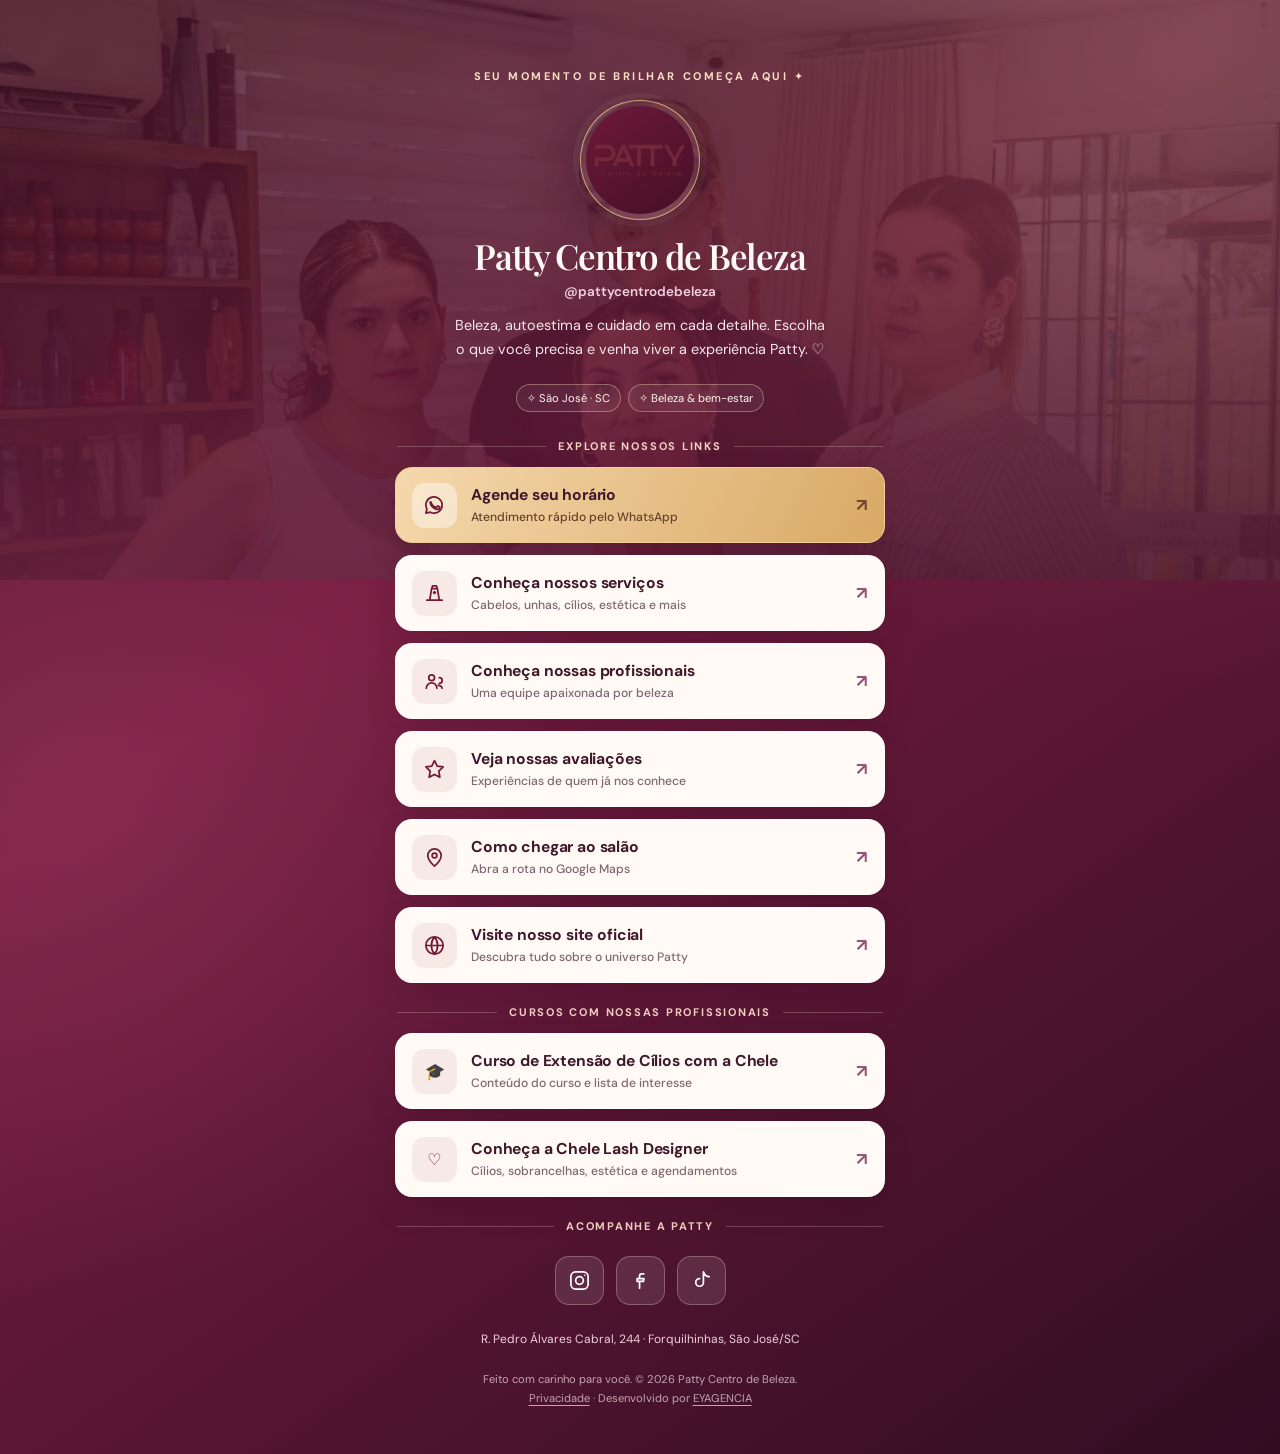
<file: links/index.html>
<!doctype html>
<html lang="pt-BR">
<head>
  <meta charset="utf-8">
  <meta name="viewport" content="width=device-width, initial-scale=1, viewport-fit=cover">
  <meta name="theme-color" content="#721938">
  <meta name="description" content="Todos os links do Patty Centro de Beleza em um só lugar: agendamentos, serviços, cartão interativo, avaliações e localização em São José/SC.">
  <meta name="author" content="Patty Centro de Beleza | EYAGENCIA">
  <meta name="robots" content="index,follow">
  <link rel="canonical" href="https://www.pattycentrodebeleza.com.br/links/">
  <link rel="icon" type="image/png" href="../imagens/logo-patty-salao.png">
  <meta property="og:locale" content="pt_BR">
  <meta property="og:type" content="website">
  <meta property="og:title" content="Patty Centro de Beleza | Links oficiais">
  <meta property="og:description" content="Agende seu momento de beleza. Serviços, cartão interativo, avaliações e localização em um só lugar.">
  <meta property="og:url" content="https://www.pattycentrodebeleza.com.br/links/">
  <meta property="og:image" content="https://www.pattycentrodebeleza.com.br/imagens/hero-background.jpg">
  <meta name="twitter:card" content="summary_large_image">
  <title>Links Oficiais | Patty Centro de Beleza</title>
  <link rel="preconnect" href="https://fonts.googleapis.com">
  <link rel="preconnect" href="https://fonts.gstatic.com" crossorigin>
  <link href="https://fonts.googleapis.com/css2?family=DM+Sans:wght@400;500;600;700&family=Playfair+Display:wght@500;600;700&display=swap" rel="stylesheet">
  <style>
    :root {
      color-scheme: light;
      --wine: #721938;
      --wine-deep: #3b1024;
      --wine-dark: #270b1a;
      --rose: #a44367;
      --gold: #d6ad73;
      --paper: #fffaf6;
      --ink: #40182b;
      --muted: #745f68;
      --shadow: 0 14px 30px rgba(47,8,26,.13);
    }
    *,*::before,*::after{box-sizing:border-box}
    html{scroll-behavior:smooth}
    body{margin:0;min-height:100svh;font-family:"DM Sans",system-ui,-apple-system,sans-serif;color:var(--ink);background:var(--wine-deep);-webkit-font-smoothing:antialiased}
    a{color:inherit;text-decoration:none}
    button,a{-webkit-tap-highlight-color:transparent}
    a:focus-visible{outline:3px solid var(--gold);outline-offset:4px}
    .shell{position:relative;min-height:100svh;isolation:isolate;overflow:hidden;background:linear-gradient(145deg, #4d142c 0%, #751c40 37%, #310d22 100%)}
    .shell::before{content:"";position:absolute;inset:0 0 auto;height:490px;background:linear-gradient(180deg,rgba(40,8,25,.33),rgba(44,10,29,.78)),url("../imagens/hero-background.jpg") center 28%/cover;opacity:.38;z-index:-2}
    .shell::after{content:"";position:absolute;inset:0;background:radial-gradient(circle at 92% 5%,rgba(214,173,115,.15),transparent 34%),radial-gradient(circle at 5% 54%,rgba(208,101,135,.2),transparent 37%);pointer-events:none;z-index:-1}
    .layout{width:min(100% - 34px,490px);margin:0 auto;padding:43px 0 32px}
    .eyebrow{text-align:center;color:#f7dec2;letter-spacing:.23em;font-size:.69rem;font-weight:700;text-transform:uppercase}
    .avatar-wrap{width:120px;height:120px;margin:17px auto 16px;padding:5px;border:1.5px solid rgba(222,183,124,.85);border-radius:50%;box-shadow:0 10px 36px rgba(20,4,13,.3),0 0 0 7px rgba(255,255,255,.05);background:rgba(255,255,255,.11)}
    .avatar{width:100%;height:100%;border-radius:50%;background:linear-gradient(145deg,#6e1938,#441026);display:grid;place-items:center;overflow:hidden}
    .avatar img{width:100%;height:100%;object-fit:contain;padding:8px}
    h1{text-align:center;color:#fff9f4;font:600 clamp(1.72rem,7vw,2.18rem)/1.14 "Playfair Display",Georgia,serif;letter-spacing:-.035em;margin:0 0 7px}
    .handle{text-align:center;color:#f2d0de;font-size:.84rem;font-weight:600;margin:0}
    .tagline{text-align:center;color:#f6e7ec;font-size:.9rem;line-height:1.65;max-width:37ch;margin:14px auto 23px}
    .badge-line{display:flex;gap:7px;justify-content:center;flex-wrap:wrap;margin:0 0 27px}
    .tag{font-size:.7rem;color:#fff6ed;border:1px solid rgba(242,214,179,.38);border-radius:20px;padding:6px 10px;background:rgba(255,255,255,.06)}
    .section-label{display:flex;align-items:center;gap:12px;margin:22px 2px 14px;color:#f3d0c6;text-transform:uppercase;letter-spacing:.16em;font-size:.69rem;font-weight:700}
    .section-label::before,.section-label::after{content:"";height:1px;background:rgba(255,227,211,.24);flex:1}
    .links{display:grid;gap:12px}
    .link{position:relative;min-height:76px;width:100%;display:flex;align-items:center;gap:14px;padding:14px 45px 14px 16px;background:var(--paper);border:1px solid rgba(255,255,255,.68);border-radius:17px;box-shadow:var(--shadow);transition:transform .18s ease,box-shadow .18s ease,background .18s ease}
    .link:hover{transform:translateY(-2px);box-shadow:0 18px 40px rgba(23,4,14,.2)}
    .link:active{transform:scale(.99)}
    .link--primary{background:linear-gradient(115deg,#f5d8ad,#d9a965);border-color:#f3ce95}
    .link .iconbox{width:45px;height:45px;min-width:45px;border-radius:13px;display:grid;place-items:center;color:var(--wine);background:#f7e9e6}
    .link--primary .iconbox{background:rgba(255,255,255,.42)}
    .iconbox svg{width:23px;height:23px;stroke:currentColor;stroke-width:1.8;fill:none;stroke-linecap:round;stroke-linejoin:round}
    .link-main{min-width:0;display:block;flex:1}
    .link strong{display:block;font-size:.98rem;line-height:1.23;letter-spacing:-.01em}
    .link small{display:block;font-size:.76rem;line-height:1.5;color:#7f6672;margin-top:4px;font-weight:500}
    .link--primary small{color:#66422c}
    .arrow{position:absolute;right:17px;top:50%;transform:translateY(-50%);font-size:1.1rem;color:#965776;font-weight:700}
    .link--primary .arrow{color:#70492f}
    .social-row{display:flex;justify-content:center;gap:12px;margin:23px 0 0}
    .social{height:49px;min-width:49px;padding:0 12px;display:grid;place-items:center;border-radius:14px;background:rgba(255,255,255,.10);color:white;border:1px solid rgba(249,229,220,.28);transition:background .2s ease,transform .2s ease}
    .social:hover{background:rgba(255,255,255,.2);transform:translateY(-2px)}
    .social svg{width:23px;height:23px;stroke:currentColor;fill:none;stroke-width:1.8;stroke-linecap:round;stroke-linejoin:round}
    .address{text-align:center;font-size:.75rem;line-height:1.7;color:#efcfdb;margin:24px 0 6px}
    .footer{text-align:center;color:rgba(255,237,242,.67);font-size:.7rem;line-height:1.75;margin:20px 0 0}
    .footer a{text-decoration:underline;text-underline-offset:3px}
    @media(min-width:800px){.layout{padding-top:58px;padding-bottom:45px}.shell::before{height:580px}}
    @media(prefers-reduced-motion:reduce){*,*::before,*::after{scroll-behavior:auto!important;transition:none!important}}
  </style>
  <!-- Reutiliza o container GTM já usado no site, sem expor informações pessoais. -->
  <script>window.dataLayer=window.dataLayer||[];(function(w,d,s,l,i){w[l].push({'gtm.start':new Date().getTime(),event:'gtm.js'});var f=d.getElementsByTagName(s)[0],j=d.createElement(s),dl=l!='dataLayer'?'&l='+l:'';j.async=true;j.src='https://www.googletagmanager.com/gtm.js?id='+i+dl;f.parentNode.insertBefore(j,f)})(window,document,'script','dataLayer','GTM-NKZC9T42');</script>
</head>
<body>
  <noscript><iframe src="https://www.googletagmanager.com/ns.html?id=GTM-NKZC9T42" height="0" width="0" style="display:none;visibility:hidden" title="Google Tag Manager"></iframe></noscript>
  <main class="shell">
    <div class="layout">
      <p class="eyebrow">Seu momento de brilhar começa aqui ✦</p>
      <div class="avatar-wrap"><div class="avatar"><img src="../imagens/logo-patty-salao.png" alt="Logo oficial Patty Centro de Beleza" width="110" height="110" fetchpriority="high"></div></div>
      <h1>Patty Centro de Beleza</h1>
      <p class="handle">@pattycentrodebeleza</p>
      <p class="tagline">Beleza, autoestima e cuidado em cada detalhe. Escolha o que você precisa e venha viver a experiência Patty. ♡</p>
      <div class="badge-line"><span class="tag">✧ São José · SC</span><span class="tag">✧ Beleza & bem-estar</span></div>
      <div class="section-label">Explore nossos links</div>
      <div class="links">
        <a class="link link--primary" data-track="agendamento_whatsapp" data-wa="1" href="https://wa.me/5548988032478?text=Ol%C3%A1%2C%20gostaria%20de%20agendar%20um%20hor%C3%A1rio." target="_blank" rel="noopener noreferrer">
          <span class="iconbox"><svg viewBox="0 0 24 24" aria-hidden="true"><path d="M20 11.5a8.5 8.5 0 0 1-12.4 7.5L3 20l1.1-4.3A8.5 8.5 0 1 1 20 11.5Z"/><path d="M8.5 8.4c.5 2.5 2.8 4.9 5.4 5.5l1.6-1.4 2 1.1-.4 1.9c-4.5 1.9-9.4-3.3-9.7-6.8Z"/></svg></span>
          <span class="link-main"><strong>Agende seu horário</strong><small>Atendimento rápido pelo WhatsApp</small></span><span class="arrow" aria-hidden="true">↗</span>
        </a>
        <a class="link" data-track="servicos" href="/#servicos">
          <span class="iconbox"><svg viewBox="0 0 24 24" aria-hidden="true"><path d="M4 19h16M7 19l2-12h6l2 12M9 7l1-3h4l1 3M11 11h2m-1-1v2"/></svg></span>
          <span class="link-main"><strong>Conheça nossos serviços</strong><small>Cabelos, unhas, cílios, estética e mais</small></span><span class="arrow" aria-hidden="true">↗</span>
        </a>
        <a class="link" data-track="equipe" href="/#equipe">
          <span class="iconbox"><svg viewBox="0 0 24 24" aria-hidden="true"><circle cx="9" cy="8" r="3"/><path d="M3.5 19a5.5 5.5 0 0 1 11 0M17 8a3 3 0 0 1 0 6m-1 2a4 4 0 0 1 4 3"/></svg></span>
          <span class="link-main"><strong>Conheça nossas profissionais</strong><small>Uma equipe apaixonada por beleza</small></span><span class="arrow" aria-hidden="true">↗</span>
        </a>
        <a class="link" data-track="avaliacoes" href="/#avaliacoes">
          <span class="iconbox"><svg viewBox="0 0 24 24" aria-hidden="true"><path d="m12 2.7 2.8 5.7 6.3.9-4.6 4.5 1.1 6.3-5.6-3-5.6 3 1.1-6.3L3 9.3l6.2-.9z"/></svg></span>
          <span class="link-main"><strong>Veja nossas avaliações</strong><small>Experiências de quem já nos conhece</small></span><span class="arrow" aria-hidden="true">↗</span>
        </a>
        <a class="link" data-track="localizacao" href="https://www.google.com/maps/dir/?api=1&amp;destination=R.%20Pedro%20%C3%81lvares%20Cabral%2C%20244%2C%20Forquilhinhas%2C%20S%C3%A3o%20Jos%C3%A9%20-%20SC%2C%2088106-750" target="_blank" rel="noopener noreferrer">
          <span class="iconbox"><svg viewBox="0 0 24 24" aria-hidden="true"><path d="M19 10c0 5-7 11-7 11S5 15 5 10a7 7 0 1 1 14 0Z"/><circle cx="12" cy="10" r="2.5"/></svg></span>
          <span class="link-main"><strong>Como chegar ao salão</strong><small>Abra a rota no Google Maps</small></span><span class="arrow" aria-hidden="true">↗</span>
        </a>
        <a class="link" data-track="site_oficial" href="/">
          <span class="iconbox"><svg viewBox="0 0 24 24" aria-hidden="true"><circle cx="12" cy="12" r="9"/><path d="M3 12h18M12 3a14 14 0 0 1 0 18M12 3a14 14 0 0 0 0 18"/></svg></span>
          <span class="link-main"><strong>Visite nosso site oficial</strong><small>Descubra tudo sobre o universo Patty</small></span><span class="arrow" aria-hidden="true">↗</span>
        </a>
      </div>
      <div class="section-label">Cursos com nossas profissionais</div><div class="links"><a class="link" href="/michele/cursos/?utm_source=site_patty&utm_medium=link_bio&utm_campaign=curso_michele" data-track="curso_michele"><span class="iconbox" aria-hidden="true">🎓</span><span class="link-main"><strong>Curso de Extensão de Cílios com a Chele</strong><small>Conteúdo do curso e lista de interesse</small></span><span class="arrow" aria-hidden="true">↗</span></a><a class="link" href="/michele/" data-track="perfil_michele"><span class="iconbox" aria-hidden="true">♡</span><span class="link-main"><strong>Conheça a Chele Lash Designer</strong><small>Cílios, sobrancelhas, estética e agendamentos</small></span><span class="arrow" aria-hidden="true">↗</span></a></div><div class="section-label">Acompanhe a Patty</div>
      <nav class="social-row" aria-label="Redes sociais">
        <a class="social" data-track="instagram" href="https://www.instagram.com/pattycentrodebeleza/" target="_blank" rel="noopener noreferrer" aria-label="Instagram Patty"><svg viewBox="0 0 24 24" aria-hidden="true"><rect x="3" y="3" width="18" height="18" rx="5"/><circle cx="12" cy="12" r="4"/><circle cx="17.5" cy="6.5" r=".8" fill="currentColor" stroke="none"/></svg></a>
        <a class="social" data-track="facebook" href="https://www.facebook.com/share/1CaXGvfuWC" target="_blank" rel="noopener noreferrer" aria-label="Facebook Patty"><svg viewBox="0 0 24 24" aria-hidden="true"><path d="M15.5 5H13c-1.5 0-2 1-2 2.5V10H8.5v3H11v7m0-7h4l.6-3H11"/></svg></a>
        <a class="social" data-track="tiktok" href="https://www.tiktok.com/@patriciacentrodebeleza" target="_blank" rel="noopener noreferrer" aria-label="TikTok Patty"><svg viewBox="0 0 24 24" aria-hidden="true"><path d="M14 3v11a4 4 0 1 1-4-4M14 3c1 3 3 5 6 5"/></svg></a>
      </nav>
      <p class="address">R. Pedro Álvares Cabral, 244 · Forquilhinhas, São José/SC</p>
      <footer class="footer">Feito com carinho para você. © 2026 Patty Centro de Beleza.<br><a href="/privacidade.html">Privacidade</a> · Desenvolvido por <a href="https://eyagencia.com.br" target="_blank" rel="noopener noreferrer">EYAGENCIA</a></footer>
    </div>
  </main>
  <!-- Analytics: link_bio_click e whatsapp_click representam intenção de contato, não agendamentos confirmados. -->
  <script>
    (function () {
      "use strict";
      var qs = new URLSearchParams(window.location.search);
      var keys = ["utm_source","utm_medium","utm_campaign","utm_content","utm_term","utm_id","gclid","gbraid","wbraid"];
      var campaign = {};
      try { campaign = JSON.parse(sessionStorage.getItem("patty_campaign") || "{}"); } catch (_) {}
      keys.forEach(function (key) {
        if (qs.has(key)) campaign[key] = String(qs.get(key) || "").slice(0,150);
      });
      if (!campaign.utm_source && /(?:instagram|l\.instagram)\.com/i.test(document.referrer)) {
        campaign.utm_source = "instagram";
        campaign.utm_medium = "social";
      }
      try { sessionStorage.setItem("patty_campaign", JSON.stringify(campaign)); } catch (_) {}
      var source = (campaign.utm_source || "pagina_de_links").replace(/[^a-zA-Z0-9_-]/g,"").slice(0,32);
      var dataLayer = window.dataLayer = window.dataLayer || [];
      function refCode() {
        if (window.crypto && window.crypto.randomUUID) return "PTY-" + window.crypto.randomUUID().replace(/-/g,"").slice(0,10).toUpperCase();
        var bytes = new Uint8Array(5);
        if (window.crypto && window.crypto.getRandomValues) { window.crypto.getRandomValues(bytes); return "PTY-" + Array.from(bytes,function(b){return b.toString(16).padStart(2,"0")}).join("").toUpperCase(); }
        return "PTY-" + Math.random().toString(36).slice(2,12).toUpperCase().padEnd(10,"0");
      }
      document.addEventListener("click", function(e) {
        var elem = e.target instanceof Element ? e.target : e.target.parentElement;
        var link = elem && elem.closest("a[data-track]");
        if (!link) return;
        var target = link.dataset.track;
        var ref = "";
        if (link.dataset.wa === "1") {
          ref = refCode();
          var msg = "Olá, gostaria de agendar um horário no Patty Centro de Beleza.\n\nOrigem: Página de links (" + source + ")\nRef. atendimento: " + ref;
          link.href = "https://wa.me/5548988032478?text=" + encodeURIComponent(msg);
          // A mesma referência é usada no cadastro obrigatório antes do WhatsApp.
          link.dataset.crmRef = ref;
        }
        var eventDetails = {
          link_bio_destination: target,
          link_bio_source: source,
          campaign_utm_source: campaign.utm_source || "(nao_informada)",
          campaign_utm_medium: campaign.utm_medium || "(nao_informada)",
          campaign_utm_campaign: campaign.utm_campaign || "(nao_informada)",
          campaign_has_click_id: Boolean(campaign.gclid || campaign.gbraid || campaign.wbraid)
        };
        if (ref) eventDetails.lead_reference = ref;
        dataLayer.push(Object.assign({event:"link_bio_click"},eventDetails));
        // whatsapp_click é enviado pelo patty-crm-gate.js após confirmação do CRM.
      },{capture:true});
    })();
  </script>
  <script src="/patty-crm-gate.js"></script>
</body>
</html>
</file>
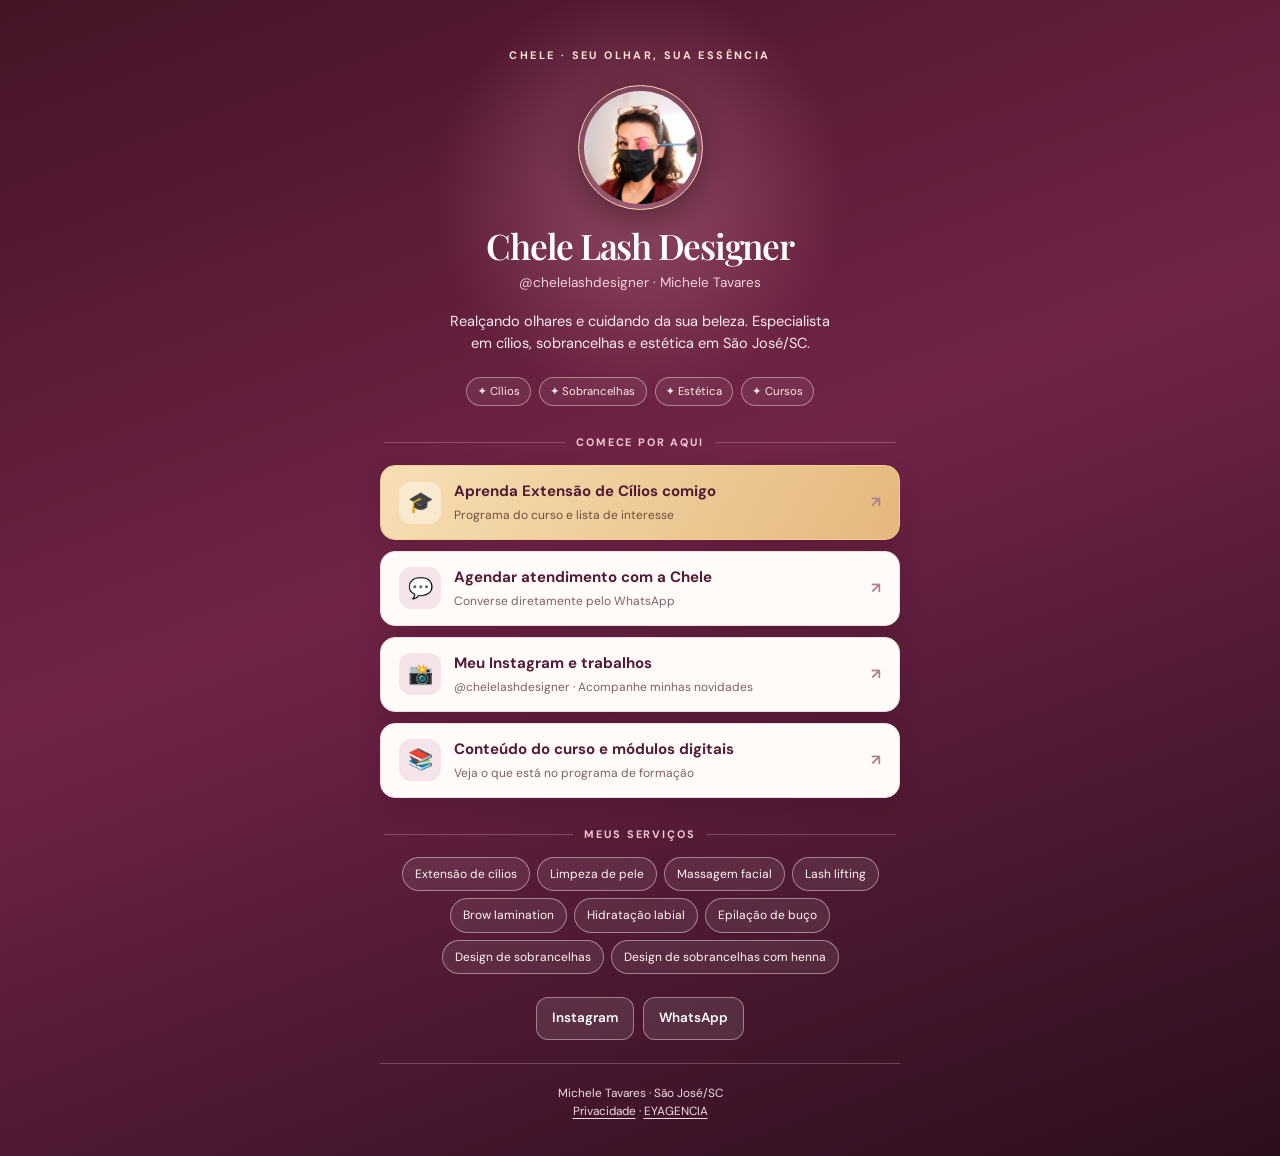
<file: michele/index.html>
<!doctype html>
<html lang="pt-BR"><head><meta charset="utf-8"><meta name="viewport" content="width=device-width,initial-scale=1,viewport-fit=cover">
<title>Chele Lash Designer & Estética | Links oficiais da Michele</title>
<meta name="description" content="Michele Tavares, Chele Lash Designer & Estética. Cursos de extensão de cílios, agendamentos, serviços de beleza e Instagram em São José/SC.">
<link rel="canonical" href="https://www.pattycentrodebeleza.com.br/michele/">
<meta name="theme-color" content="#45172b"><meta name="robots" content="index,follow">
<meta property="og:title" content="Chele Lash Designer & Estética — Michele Tavares">
<meta property="og:description" content="Cílios, sobrancelhas, estética e novas formações. Escolha seu próximo passo.">
<meta property="og:url" content="https://www.pattycentrodebeleza.com.br/michele/"><meta property="og:image" content="https://www.pattycentrodebeleza.com.br/imagens/chele-linkbio-20261126.jpeg">
<link href="https://fonts.googleapis.com/css2?family=DM+Sans:wght@400;500;600;700&family=Playfair+Display:wght@500;600;700&display=swap" rel="stylesheet">
<style>
:root{--wine:#531b35;--pink:#f4dbe3;--cream:#fffbf8;--gold:#e9cda6}
*{box-sizing:border-box}body{margin:0;font:400 15px/1.55 "DM Sans",system-ui,sans-serif;color:#fff;background:linear-gradient(160deg,#451427,#712447 45%,#2b0e1e);min-height:100svh}a{color:inherit;text-decoration:none}a:focus-visible{outline:3px solid var(--gold);outline-offset:3px}
.shell{position:relative;isolation:isolate;max-width:520px;width:calc(100% - 32px);margin:auto;padding:36px 0 35px}.shell:before{content:"";position:absolute;top:-20px;left:50%;width:430px;height:430px;transform:translateX(-50%);background:radial-gradient(circle,#d88ba267,transparent 68%);z-index:-1}
.micro{text-align:center;font-size:.68rem;font-weight:700;letter-spacing:.22em;text-transform:uppercase;color:#ffe4d2}
.avatar{width:125px;height:125px;padding:5px;border:1px solid #f6d4a8;border-radius:50%;margin:21px auto 17px;box-shadow:0 11px 32px #20061077;background:#ffffff1a}
.avatar img{display:block;width:100%;height:100%;object-fit:cover;object-position:center center;border-radius:50%}
h1{font:600 2.2rem/1.1 "Playfair Display",Georgia,serif;text-align:center;letter-spacing:-.035em;margin:5px 0}
.handle{text-align:center;color:#f5d3dd;font-size:.85rem;margin:7px 0 0}.desc{text-align:center;color:#f8eaf0;max-width:38ch;margin:17px auto 21px;font-size:.91rem}
.tags{display:flex;gap:8px;justify-content:center;flex-wrap:wrap}.tag{border:1px solid #f6ddde77;border-radius:50px;padding:5px 10px;color:#ffe9e3;background:#ffffff10;font-size:.71rem}
.section{display:flex;align-items:center;gap:11px;color:#efc7d5;font-weight:700;letter-spacing:.17em;text-transform:uppercase;font-size:.68rem;margin:28px 4px 14px}.section:before,.section:after{content:"";height:1px;background:#f6ced144;flex:1}
.links{display:grid;gap:11px}.link{display:flex;align-items:center;gap:13px;padding:14px 18px;background:var(--cream);color:var(--wine);border:1px solid #eedde1;border-radius:15px;box-shadow:0 10px 25px #26071424;transition:transform .2s,box-shadow .2s}
.link:hover{transform:translateY(-2px);box-shadow:0 15px 28px #26071444}.link.prime{background:linear-gradient(120deg,#f7dfb5,#e5b87c);border-color:#f3cd98}
.icon{display:grid;place-items:center;background:#f5e5e8;border-radius:12px;min-width:42px;height:42px;font-size:1.27rem}.prime .icon{background:#ffffff66}
.linkmain{flex:1}.link strong{display:block;font-size:.94rem}.link small{display:block;color:#7c6069;font-size:.75rem;margin-top:3px}.link.prime small{color:#714d40}
.arr{font-weight:700;color:#ac8291}.services{display:flex;flex-wrap:wrap;gap:7px;justify-content:center}.service{border:1px solid #edd4e083;border-radius:26px;padding:7px 12px;font-size:.75rem;color:#fff6f3;background:#ffffff14}
.social{display:flex;gap:9px;justify-content:center;margin:23px 0}.social a{padding:10px 15px;border-radius:12px;border:1px solid #f7d9e378;background:#ffffff1a;font-size:.84rem;font-weight:600}
.footer{border-top:1px solid #ffe0ed40;text-align:center;margin-top:18px;padding-top:20px;color:#f3d8e4;font-size:.74rem}.footer a{text-decoration:underline;text-underline-offset:3px}
@media(prefers-reduced-motion:reduce){*{transition:none!important}}
</style>
<script>window.dataLayer=window.dataLayer||[];(function(w,d,s,l,i){w[l].push({'gtm.start':new Date().getTime(),event:'gtm.js'});var f=d.getElementsByTagName(s)[0],j=d.createElement(s),dl=l!='dataLayer'?'&l='+l:'';j.async=true;j.src='https://www.googletagmanager.com/gtm.js?id='+i+dl;f.parentNode.insertBefore(j,f)})(window,document,'script','dataLayer','GTM-NKZC9T42');</script>
<script type="application/ld+json">{"@context":"https://schema.org","@type":"Person","name":"Michele Tavares","alternateName":"Chele Lash Designer","jobTitle":"Lash Designer e Esteticista","sameAs":["https://www.instagram.com/chelelashdesigner/"],"url":"https://www.pattycentrodebeleza.com.br/michele/"}</script>
</head><body><noscript><iframe src="https://www.googletagmanager.com/ns.html?id=GTM-NKZC9T42" height="0" width="0" style="display:none;visibility:hidden" title="GTM"></iframe></noscript>
<main class="shell"><p class="micro">Chele · Seu olhar, sua essência</p><div class="avatar"><img src="/imagens/chele-linkbio-20261126.jpeg" width="115" height="115" alt="Foto de Michele Tavares, Chele Lash Designer" fetchpriority="high"></div>
<h1>Chele Lash Designer</h1><p class="handle">@chelelashdesigner · Michele Tavares</p>
<p class="desc">Realçando olhares e cuidando da sua beleza. Especialista em cílios, sobrancelhas e estética em São José/SC.</p>
<div class="tags"><span class="tag">✦ Cílios</span><span class="tag">✦ Sobrancelhas</span><span class="tag">✦ Estética</span><span class="tag">✦ Cursos</span></div>
<div class="section">Comece por aqui</div><nav class="links" aria-label="Links de destaque">
<a class="link prime" href="/michele/cursos/?utm_source=instagram&utm_medium=link_bio&utm_campaign=curso_chele" data-dest="cursos"><span class="icon">🎓</span><span class="linkmain"><strong>Aprenda Extensão de Cílios comigo</strong><small>Programa do curso e lista de interesse</small></span><span class="arr">↗</span></a>
<a class="link" href="https://wa.me/message/U4TTF7LWYGFII1" target="_blank" rel="noopener noreferrer" data-dest="whatsapp"><span class="icon">💬</span><span class="linkmain"><strong>Agendar atendimento com a Chele</strong><small>Converse diretamente pelo WhatsApp</small></span><span class="arr">↗</span></a>
<a class="link" href="https://www.instagram.com/chelelashdesigner/" target="_blank" rel="noopener noreferrer" data-dest="instagram"><span class="icon">📸</span><span class="linkmain"><strong>Meu Instagram e trabalhos</strong><small>@chelelashdesigner · Acompanhe minhas novidades</small></span><span class="arr">↗</span></a>
<a class="link" href="/michele/cursos/modulos/" data-dest="modulos"><span class="icon">📚</span><span class="linkmain"><strong>Conteúdo do curso e módulos digitais</strong><small>Veja o que está no programa de formação</small></span><span class="arr">↗</span></a>
</nav>
<div class="section">Meus serviços</div><div class="services"><span class="service">Extensão de cílios</span><span class="service">Limpeza de pele</span><span class="service">Massagem facial</span><span class="service">Lash lifting</span><span class="service">Brow lamination</span><span class="service">Hidratação labial</span><span class="service">Epilação de buço</span><span class="service">Design de sobrancelhas</span><span class="service">Design de sobrancelhas com henna</span></div>
<div class="social"><a href="https://www.instagram.com/chelelashdesigner/" target="_blank" rel="noopener">Instagram</a><a href="https://wa.me/message/U4TTF7LWYGFII1" target="_blank" rel="noopener">WhatsApp</a></div>
<footer class="footer">Michele Tavares · São José/SC<br><a href="/privacidade.html">Privacidade</a> · <a href="https://eyagencia.com.br" target="_blank" rel="noopener">EYAGENCIA</a></footer></main>
<script>document.addEventListener("click",function(e){var a=e.target.closest&&e.target.closest("a[data-dest]");if(!a)return;window.dataLayer=window.dataLayer||[];window.dataLayer.push({event:"michele_link_bio_click",link_bio_destination:a.dataset.dest,professional:"michele"});if(a.dataset.dest==="whatsapp")window.dataLayer.push({event:"whatsapp_click",whatsapp_area:"michele_link_bio",whatsapp_servico:"michele"});});</script>
<script src="/patty-crm-gate.js"></script>
</body></html>
</file>
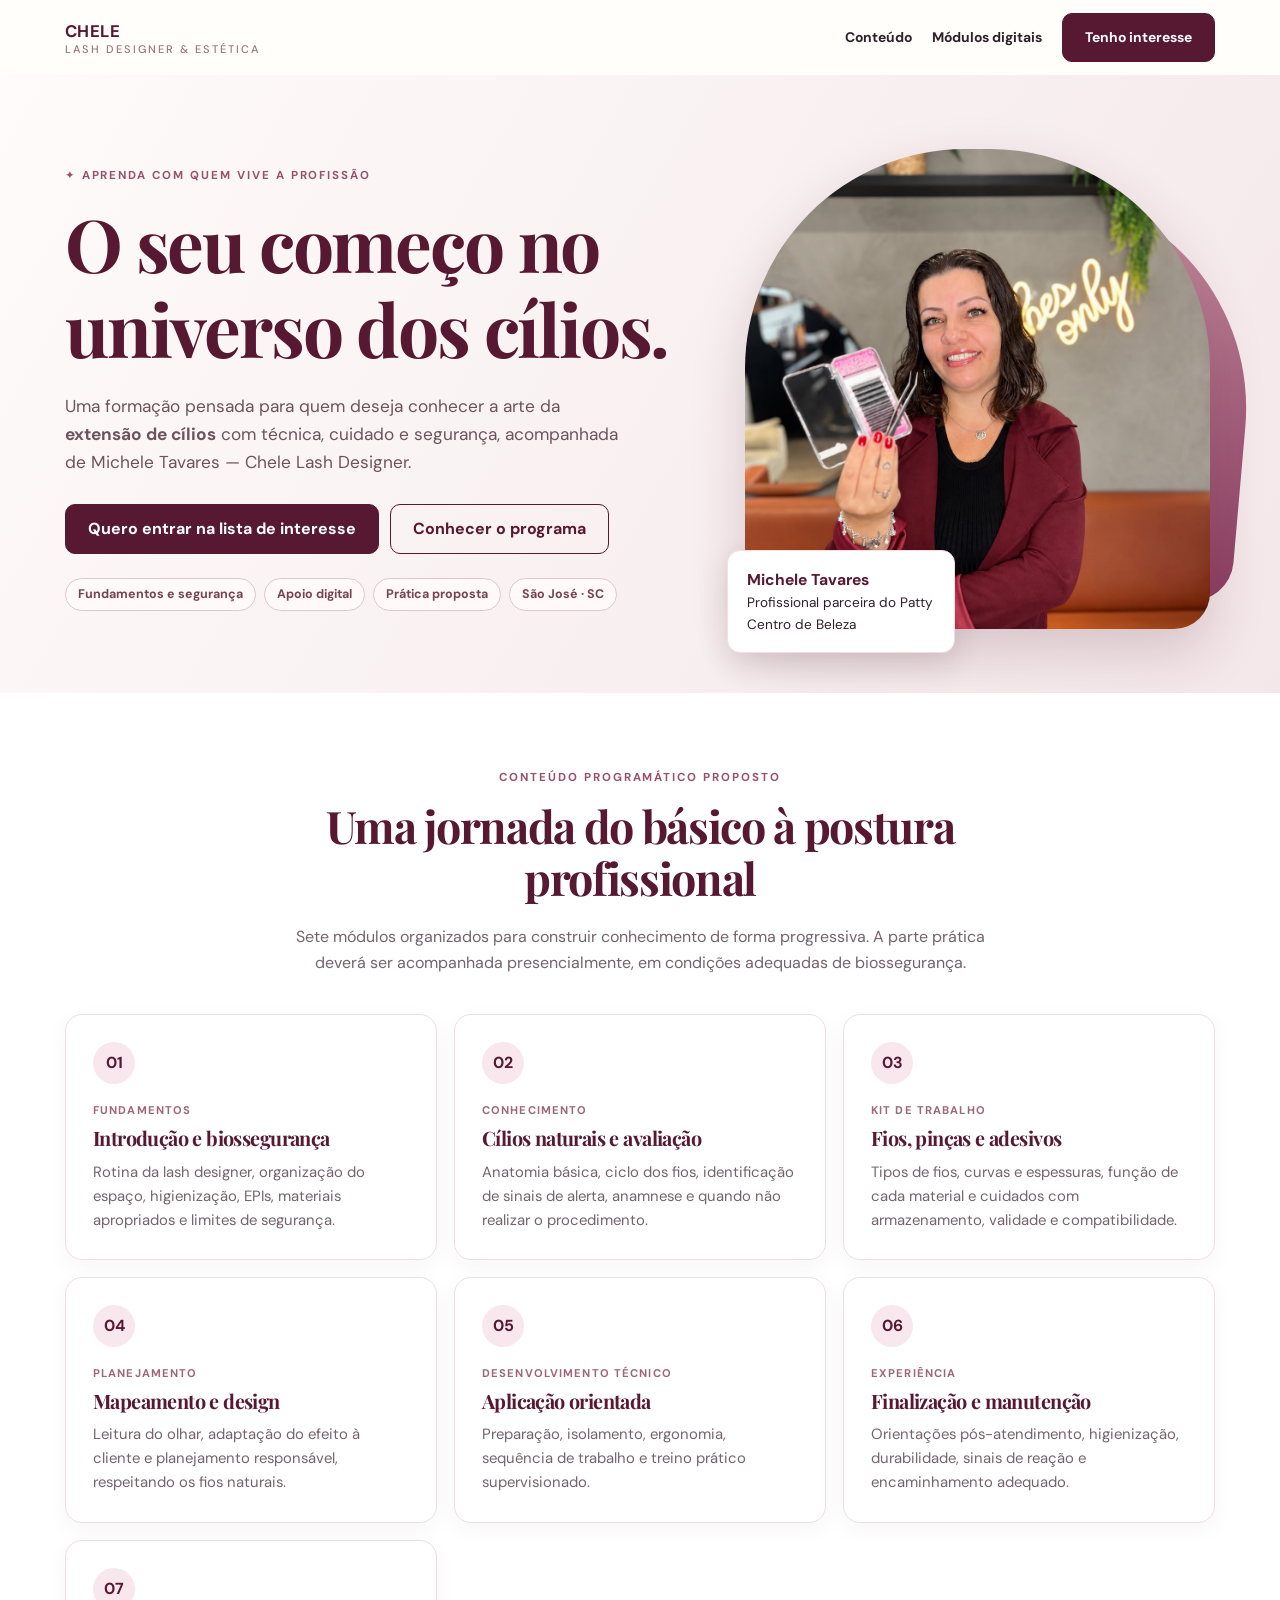
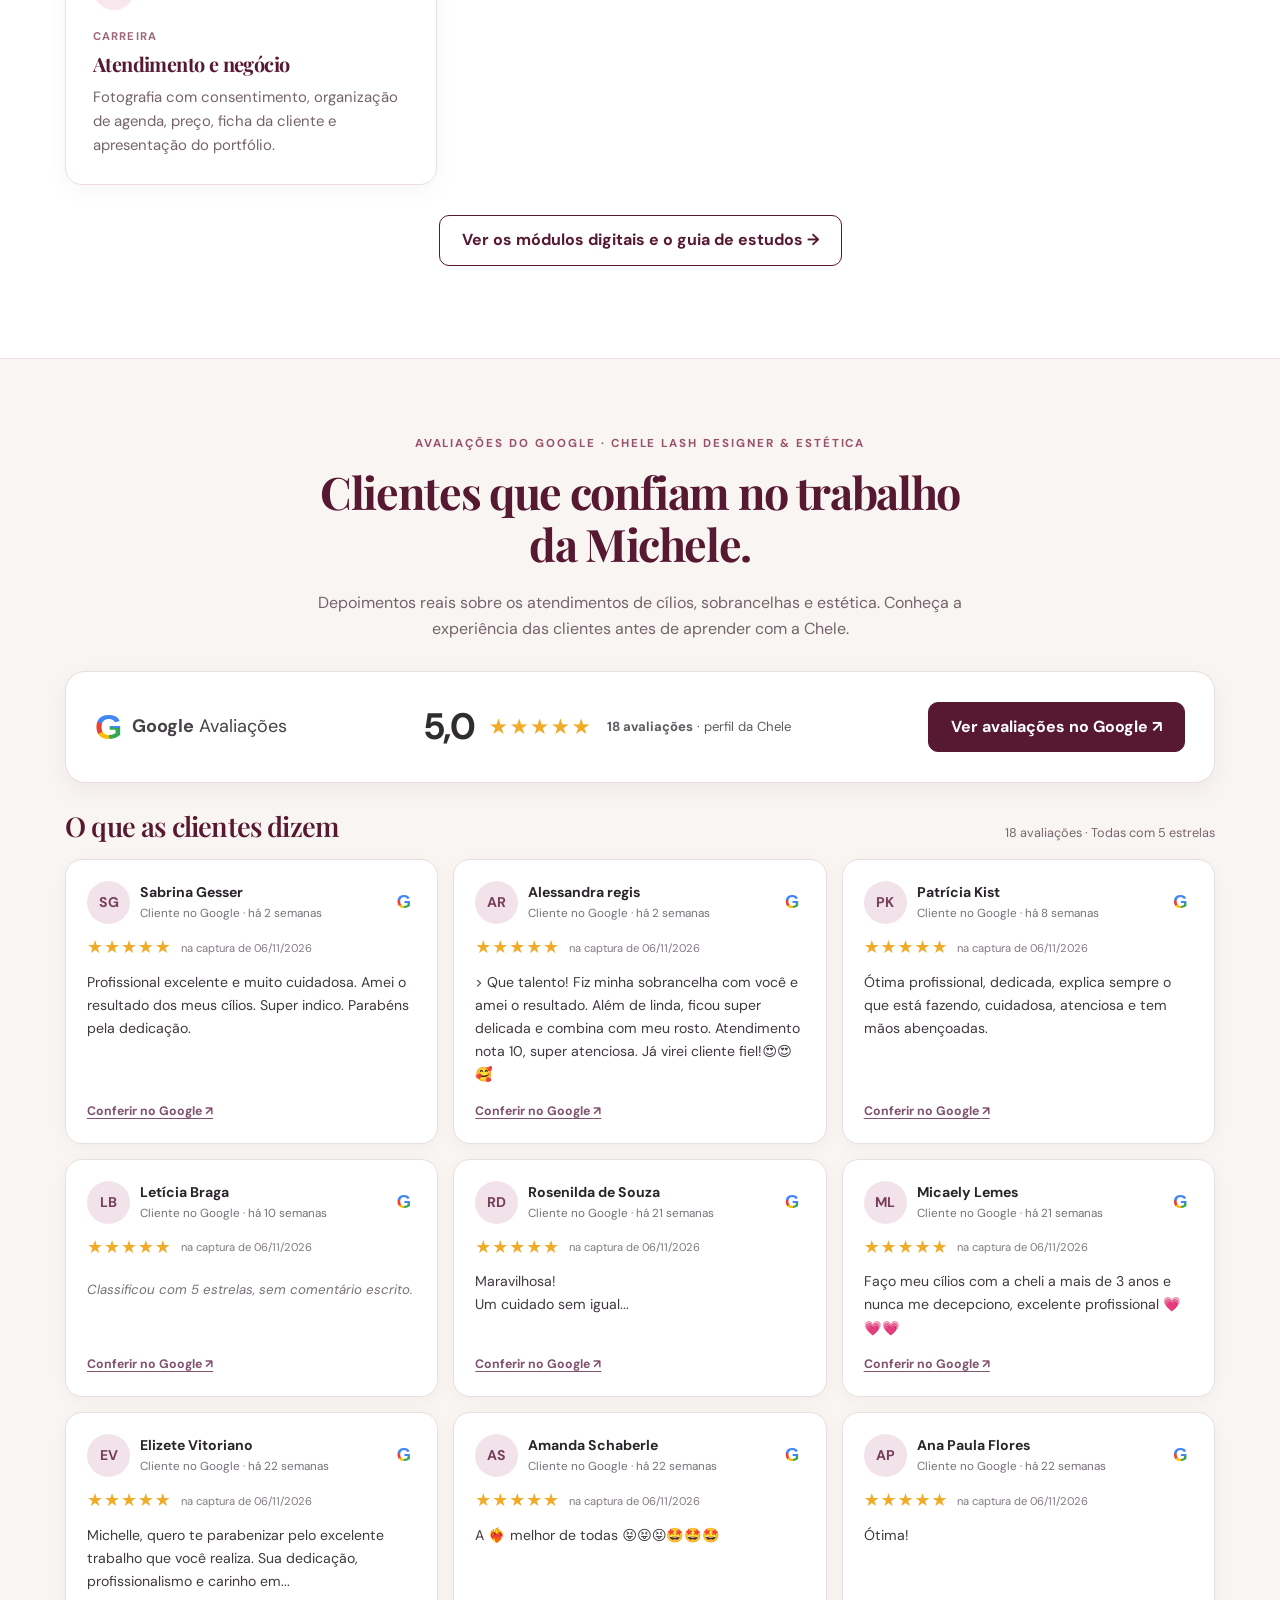
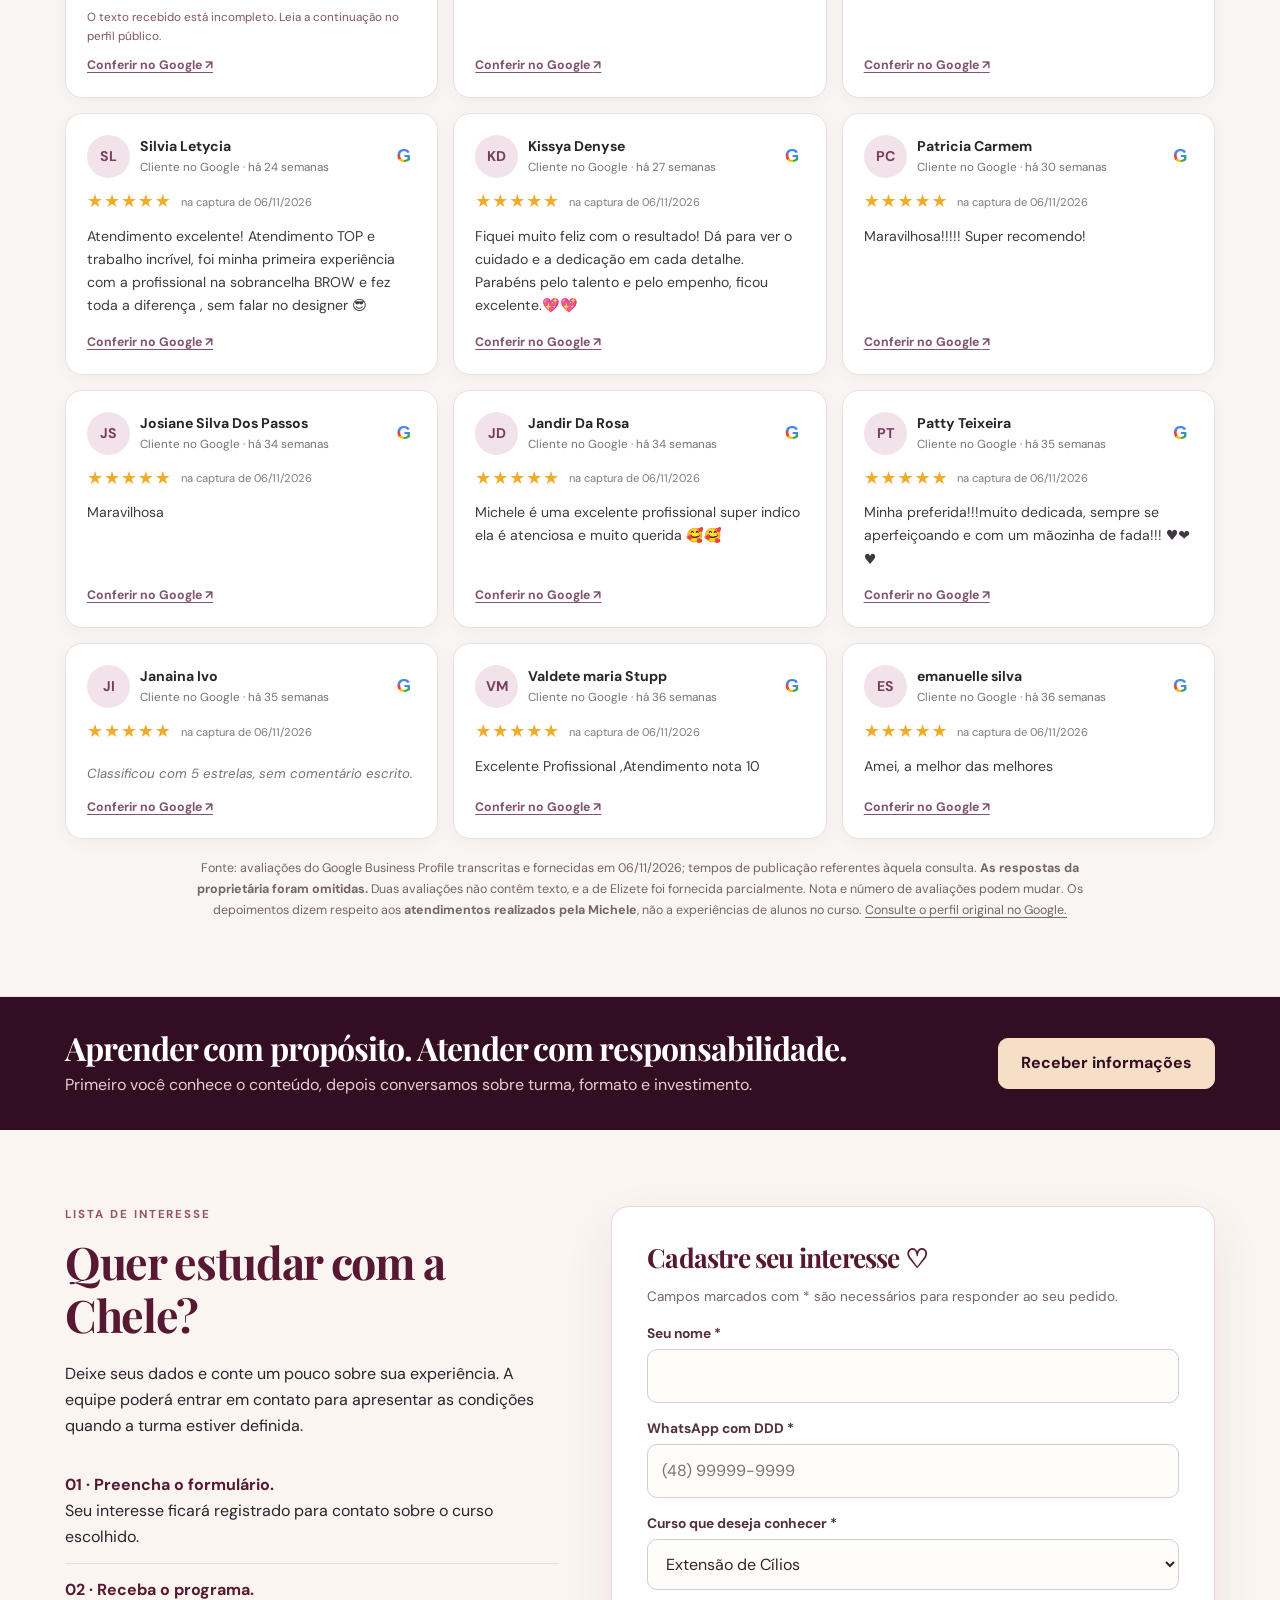
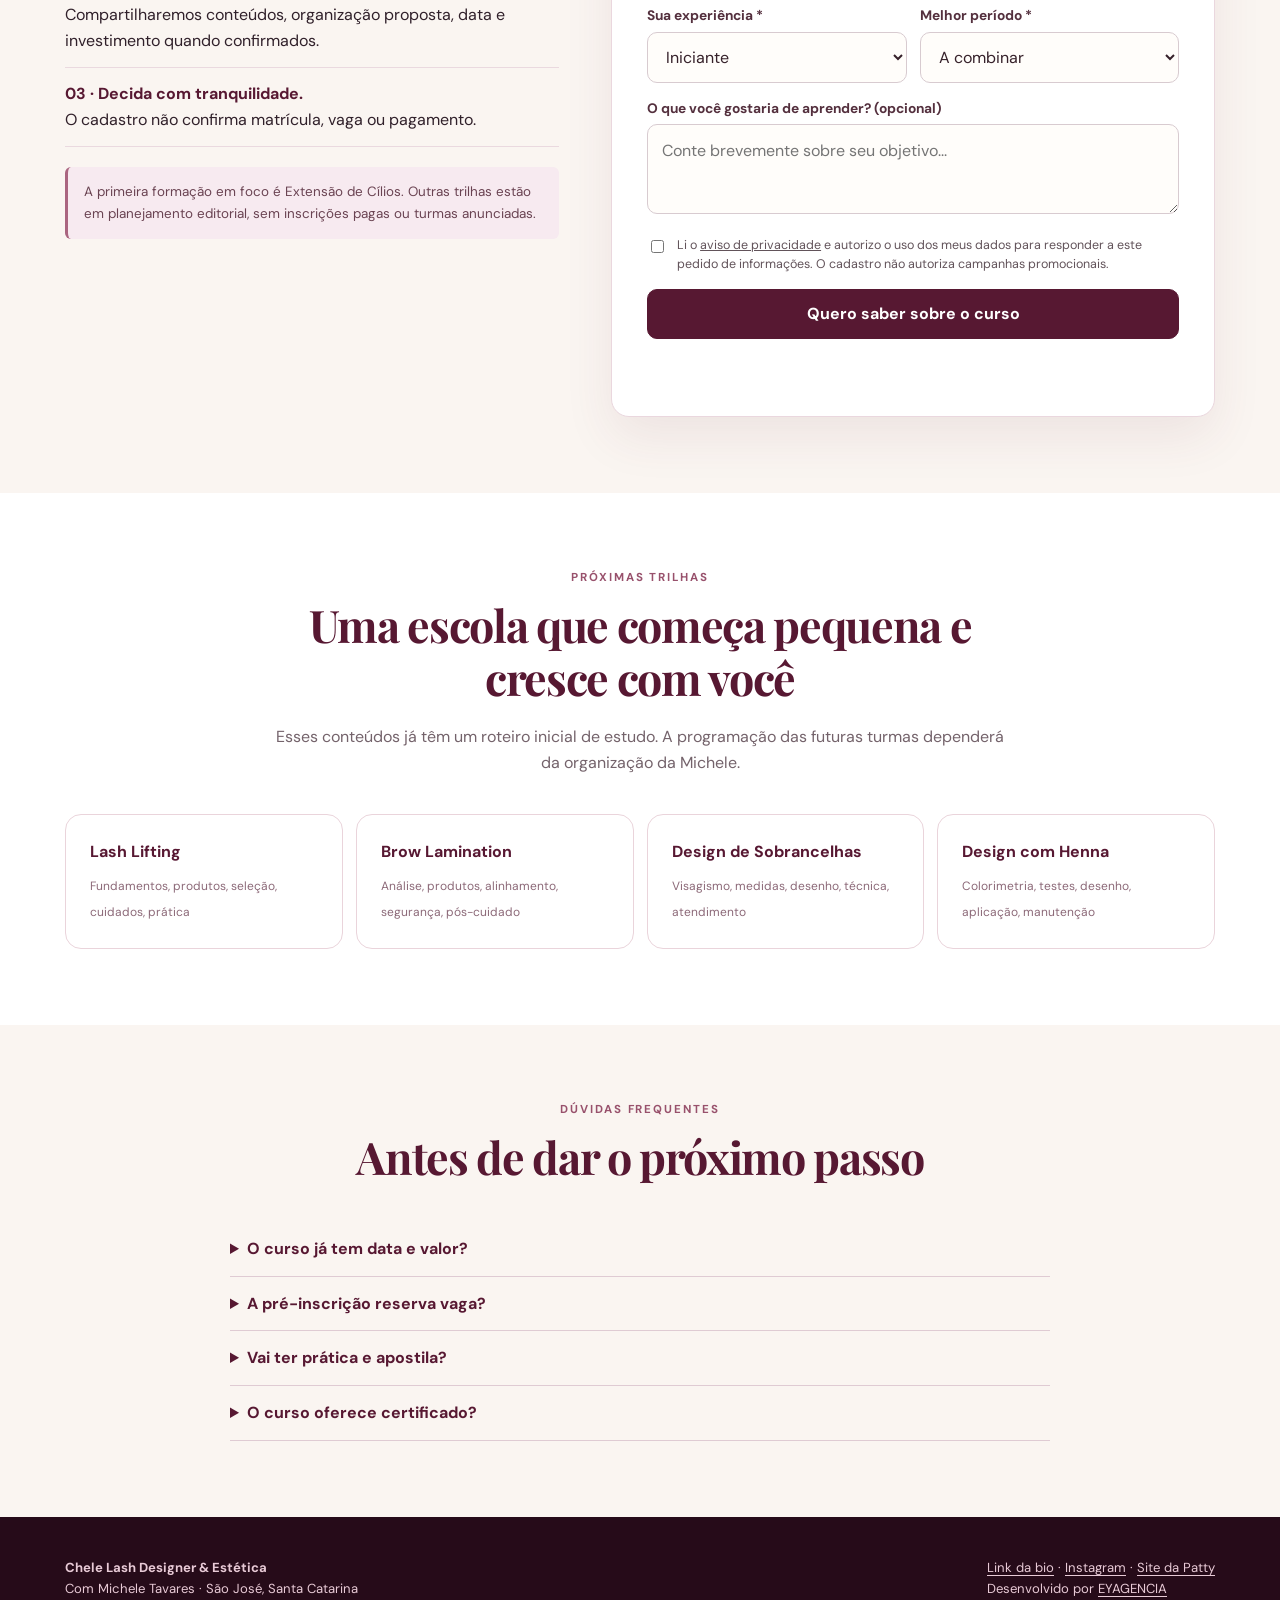
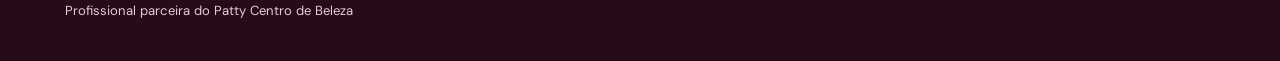
<file: michele/cursos/index.html>
<!doctype html>
<html lang="pt-BR">
<head>
<meta charset="utf-8"><meta name="viewport" content="width=device-width,initial-scale=1,viewport-fit=cover">
<title>Curso de Extensão de Cílios com Michele | Chele Lash Designer</title>
<meta name="description" content="Conheça o programa de formação em extensão de cílios com Michele Tavares, a Chele Lash Designer, em São José/SC. Módulos teóricos, segurança e proposta de prática orientada. Cadastre seu interesse.">
<meta name="theme-color" content="#571832"><meta name="robots" content="index,follow">
<link rel="canonical" href="https://www.pattycentrodebeleza.com.br/michele/cursos/">
<link rel="icon" href="/imagens/logo-patty-salao.png" type="image/png">
<meta property="og:title" content="Extensão de Cílios | Formação com Chele">
<meta property="og:description" content="Aprenda o fundamento de uma aplicação profissional. Conheça os módulos e entre na lista de interesse.">
<meta property="og:image" content="https://www.pattycentrodebeleza.com.br/imagens/michele-tavares.jpeg">
<meta property="og:url" content="https://www.pattycentrodebeleza.com.br/michele/cursos/">
<link rel="preconnect" href="https://fonts.googleapis.com">
<link href="https://fonts.googleapis.com/css2?family=DM+Sans:wght@400;500;600;700&family=Playfair+Display:wght@500;600;700&display=swap" rel="stylesheet">
<style>
:root{--wine:#571832;--wine2:#330d21;--rose:#bc708b;--gold:#d8b48a;--cream:#faf5f1;--paper:#fff;--ink:#30202a;--muted:#74636b}
*{box-sizing:border-box}html{scroll-behavior:smooth}body{margin:0;background:var(--cream);color:var(--ink);font:400 16px/1.62 "DM Sans",system-ui,sans-serif}
a{color:inherit;text-decoration:none}button,input,select,textarea{font:inherit}button{cursor:pointer}
a:focus-visible,button:focus-visible,input:focus-visible,select:focus-visible,textarea:focus-visible{outline:3px solid #bc708b;outline-offset:3px}
.wrap{max-width:1150px;width:calc(100% - 40px);margin:auto}.top{background:#fffefb;box-shadow:0 1px 0 #e6dadf}
.top .wrap{display:flex;align-items:center;justify-content:space-between;gap:16px;min-height:75px}
.brand{font:700 1.05rem "DM Sans";letter-spacing:.025em;color:var(--wine)}.brand small{display:block;font:500 .69rem "DM Sans";letter-spacing:.18em;text-transform:uppercase;color:#967781}
.topnav{display:flex;gap:20px;align-items:center;font-size:.87rem;font-weight:700}.topnav a:hover{color:var(--rose)}
.btn{display:inline-flex;align-items:center;justify-content:center;gap:8px;padding:14px 22px;border-radius:10px;background:var(--wine);color:white;font-weight:700;border:1px solid var(--wine);transition:.18s;line-height:1.3;text-align:center}
.btn:hover{background:#782145;transform:translateY(-1px)}.btn.alt{background:transparent;color:var(--wine)}.btn.alt:hover{background:#f6e6eb}.btn.light{background:#f5dfc6;color:var(--wine2);border-color:#f5dfc6}
.hero{background:linear-gradient(120deg,#fefbfa,#f4e7e9);overflow:hidden}.hero .wrap{display:grid;grid-template-columns:1.13fr .87fr;align-items:center;gap:60px;padding:74px 0 64px}
.eyebrow{font-size:.72rem;letter-spacing:.17em;text-transform:uppercase;font-weight:700;color:#98516c;display:block}
h1,h2,h3{font-family:"Playfair Display",Georgia,serif;line-height:1.17;letter-spacing:-.03em}h1{font-size:clamp(2.6rem,5.7vw,5.15rem);color:var(--wine);margin:14px 0 22px}
h2{font-size:clamp(2.1rem,3.5vw,3.1rem);color:var(--wine);margin:12px 0 20px}
h3{font-size:1.24rem;margin:0 0 9px;color:var(--wine)}
.hero p{max-width:560px;font-size:1.08rem;color:#6d535e;margin:0 0 27px}.actions{display:flex;gap:11px;flex-wrap:wrap}
.tags{display:flex;flex-wrap:wrap;gap:8px;margin:24px 0 0}.tag{border:1px solid #dec7cf;border-radius:40px;padding:5px 12px;color:#744454;background:#fff9f9;font-size:.78rem;font-weight:700}
.portrait{position:relative;max-width:465px;margin:auto;width:100%;isolation:isolate}.portrait:before{content:"";position:absolute;inset:8% -8% 9% 8%;border-radius:220px 220px 42px 42px;background:linear-gradient(150deg,#e0b4bc,#8b3d61);z-index:-1;transform:rotate(5deg)}
.portrait img{width:100%;max-height:480px;object-fit:cover;object-position:50% 25%;border-radius:220px 220px 36px 36px;display:block;box-shadow:0 22px 55px #55213733}
.portrait .seal{position:absolute;bottom:-24px;left:-18px;background:#fff;border:1px solid #f2e0e0;box-shadow:0 12px 30px #3c1b2424;padding:16px 19px;border-radius:13px;font-size:.85rem;max-width:228px}
.seal b{display:block;color:var(--wine);font-size:.98rem}.section{padding:76px 0}.section.altbg{background:#fff}.section-head{text-align:center;max-width:730px;margin:0 auto 38px}.section-head p{color:var(--muted)}
.grid{display:grid;grid-template-columns:repeat(3,1fr);gap:17px}.card{background:white;border:1px solid #eddee3;border-radius:17px;padding:27px;box-shadow:0 7px 25px #5020380a}
.card .num{display:inline-flex;align-items:center;justify-content:center;width:42px;height:42px;border-radius:50%;background:#f8e7ed;color:var(--wine);font-weight:700;margin-bottom:17px}
.card p{color:var(--muted);font-size:.93rem;margin:0}.card .kicker{font-size:.7rem;text-transform:uppercase;letter-spacing:.1em;color:#9d6679;font-weight:700;margin-bottom:8px}
.band{background:var(--wine2);color:#fceef3}.band .wrap{display:flex;gap:30px;justify-content:space-between;align-items:center;padding:32px 0}.band h2{color:#fff;font-size:2rem;margin:0}.band p{margin:5px 0 0;color:#e8cdd7}
.two{display:grid;grid-template-columns:.9fr 1.1fr;gap:52px;align-items:start}.steps{padding:0;margin:20px 0;list-style:none}.steps li{padding:13px 0;border-bottom:1px solid #ead9df}.steps strong{color:var(--wine)}
.form-card{background:white;padding:35px;border:1px solid #ead7de;border-radius:18px;box-shadow:0 20px 50px #672b4516;scroll-margin-top:24px}.form-card h3{font-size:1.65rem}
form{display:grid;gap:14px}label{display:block;font-weight:700;font-size:.86rem;color:#54303e;margin-bottom:5px}.field{width:100%;padding:13px 14px;border:1px solid #d8cbd0;border-radius:10px;background:#fffdfa;color:#36212a;min-height:47px}
.field:focus{outline:2px solid #cc899f;border-color:transparent}textarea.field{resize:vertical;min-height:90px}
.fieldgrid{display:grid;grid-template-columns:1fr 1fr;gap:13px}.check{display:flex;align-items:flex-start;gap:10px;font-size:.78rem;color:#62535a;line-height:1.55}.check input{margin-top:4px;accent-color:var(--wine)}.check label{margin:0;font-size:inherit;font-weight:400;color:inherit}
.muted{font-size:.85rem;color:var(--muted)}.notice{background:#f7eaf0;border-left:3px solid #aa6580;border-radius:6px;padding:14px 16px;font-size:.84rem;color:#6a4352}
.success{padding:19px;background:#f2f8ef;border:1px solid #c5dec0;border-radius:12px;color:#284a30}.success strong{display:block;font-size:1.07rem}
.future{display:grid;grid-template-columns:repeat(4,1fr);gap:13px}.future article{padding:24px;border:1px solid #ead4db;border-radius:16px;background:#fff}
.future b{color:var(--wine);display:block;margin-bottom:7px}.future span{font-size:.75rem;color:#8c6978}
.faq{max-width:820px;margin:auto}.faq details{border-bottom:1px solid #dfcbd3;padding:14px 0}.faq summary{font-weight:700;color:var(--wine);cursor:pointer}.faq p{margin:9px 0;color:var(--muted)}
footer{background:#260b19;color:#e8cad6;padding:40px 0;font-size:.82rem}footer .wrap{display:flex;gap:24px;justify-content:space-between;flex-wrap:wrap}footer a{text-decoration:underline;text-underline-offset:3px}
@media(max-width:850px){.hero .wrap{gap:28px}.grid{grid-template-columns:repeat(2,1fr)}.two{grid-template-columns:1fr;gap:28px}.future{grid-template-columns:repeat(2,1fr)}.topnav a:nth-child(1){display:none}}
@media(max-width:620px){.wrap{width:calc(100% - 32px)}.top .wrap{min-height:66px}.topnav{gap:10px}.topnav .btn{padding:10px 12px;font-size:.75rem}.hero .wrap{grid-template-columns:1fr;padding:44px 0 62px}.hero .portrait{max-width:310px;margin-top:25px}.portrait .seal{bottom:-19px;left:-7px;padding:10px 12px}.hero h1{font-size:clamp(2.55rem,11vw,3.6rem)}.section{padding:55px 0}.grid,.future{grid-template-columns:1fr}.card{padding:22px}.band .wrap{display:block}.band .btn{margin-top:19px}.fieldgrid{grid-template-columns:1fr}.form-card{padding:23px}.actions .btn{width:100%}}
@media(prefers-reduced-motion:reduce){*,*:before,*:after{scroll-behavior:auto!important;transition:none!important}}

/* Avaliações reais de serviços da Michele (não avaliações da formação). */
.reviews{background:#f9f5f3;border-top:1px solid #eddee3;border-bottom:1px solid #eddee3}
.reviews-head{text-align:center;max-width:680px;margin:0 auto 29px}
.review-panel{background:#fff;border:1px solid #e4dce0;box-shadow:0 12px 34px #4b24300d;border-radius:20px;padding:28px;display:grid;grid-template-columns:minmax(220px,.75fr) 1.35fr;gap:28px;align-items:stretch}
.review-score{background:linear-gradient(150deg,#fffdfb,#faf3f3);border:1px solid #eee4e7;border-radius:15px;padding:28px;display:flex;flex-direction:column;align-items:flex-start;justify-content:center}
.google-word{display:inline-flex;align-items:center;gap:8px;color:#4b4045;font:600 1.08rem "DM Sans",Arial,sans-serif}
.google-g{font:800 1.48rem Arial,sans-serif;background:conic-gradient(#4285f4 0deg 95deg,#34a853 95deg 175deg,#fbbc05 175deg 235deg,#ea4335 235deg 295deg,#4285f4 295deg);color:transparent;background-clip:text;-webkit-background-clip:text}
.review-number{font:700 clamp(4rem,8vw,5.1rem)/1.1 "DM Sans",sans-serif;color:#27232a;letter-spacing:-.08em;margin:17px 0 7px}
.review-stars{color:#f4ad29;letter-spacing:.15em;font-size:1.35rem;line-height:1.2}
.review-score .sub{color:#67616b;font-size:.86rem;margin:12px 0 16px}
.review-score .btn{font-size:.83rem;padding:11px 14px}
.review-entries{display:grid;grid-template-columns:repeat(2,minmax(0,1fr));gap:12px;align-items:stretch}
.review-quote{background:#fff;border:1px solid #ede4e6;border-radius:15px;padding:19px;min-width:0;display:flex;flex-direction:column}
.review-quote .source{display:flex;align-items:center;justify-content:space-between;color:#806e78;font-size:.72rem;gap:6px}
.review-quote blockquote{font-size:.98rem;line-height:1.6;color:#3d2a32;margin:13px 0 18px;flex:1}
.review-quote a{font-size:.77rem;font-weight:700;color:#80506b;text-decoration:underline;text-underline-offset:3px}
.review-note{margin:19px auto 0;max-width:940px;text-align:center;color:#75646b;font-size:.78rem;line-height:1.65}
.review-note a{text-decoration:underline;text-underline-offset:3px}
@media(max-width:850px){.review-panel{grid-template-columns:1fr}.review-score{align-items:center;text-align:center}.review-entries{grid-template-columns:repeat(2,minmax(0,1fr))}}
@media(max-width:620px){.review-panel{padding:15px;gap:16px}.review-entries{grid-template-columns:1fr}.review-quote{padding:17px}}


/* Cartões de avaliações reais do Google: autores e comentários fornecidos, sem respostas da profissional. */
.g-summary{display:flex;align-items:center;gap:25px;justify-content:space-between;background:#fff;border:1px solid #e8dde1;border-radius:20px;padding:25px 29px;box-shadow:0 8px 25px #3217260d;margin-bottom:25px;flex-wrap:wrap}
.g-score-brand{display:flex;align-items:center;gap:10px;font-size:1.13rem;color:#464147}
.g-score-brand .google-g{font-size:2.2rem}
.g-score-data{display:flex;align-items:center;gap:15px;flex-wrap:wrap}
.g-score-number{font-weight:700;font-size:2.3rem;letter-spacing:-.05em;color:#302c2f}
.g-score-stars{letter-spacing:.06em;color:#f0ab29;font-size:1.35rem;white-space:nowrap}
.g-score-count{color:#5f5961;font-size:.82rem}
.g-review-heading{display:flex;align-items:baseline;justify-content:space-between;gap:15px;margin:14px 0 15px;flex-wrap:wrap}
.g-review-heading h3{font:600 1.7rem "Playfair Display",Georgia,serif;margin:0;color:var(--wine)}
.g-review-heading span{font-size:.79rem;color:#77646f}
.g-review-grid{display:grid;grid-template-columns:repeat(3,minmax(0,1fr));gap:15px;align-items:stretch}
.g-review{display:flex;flex-direction:column;min-width:0;padding:21px;background:#fff;border:1px solid #e8dfe3;border-radius:17px;box-shadow:0 4px 18px #31182509}
.g-author{display:flex;gap:10px;align-items:center;min-width:0}
.g-avatar{width:43px;height:43px;min-width:43px;border-radius:50%;display:grid;place-items:center;background:#f2e3eb;color:#773e5b;font-weight:700;font-size:.88rem}
.g-author-meta{flex:1;min-width:0}
.g-author-meta strong{display:block;font-size:.88rem;line-height:1.4;overflow-wrap:anywhere;color:#29252a}
.g-author-meta span{display:block;font-size:.73rem;color:#777079;line-height:1.4;margin-top:2px}
.g-source{display:grid;place-items:center;width:25px;height:25px;font:700 1.15rem Arial,sans-serif;background:conic-gradient(#4285f4 0deg 95deg,#34a853 95deg 175deg,#fbbc05 175deg 235deg,#ea4335 235deg 295deg,#4285f4 295deg);color:transparent;background-clip:text;-webkit-background-clip:text}
.g-starline{display:flex;gap:9px;align-items:center;margin:14px 0 8px;flex-wrap:wrap}
.g-stars{color:#f0ab29;font-size:1.12rem;letter-spacing:.05em;line-height:1.1}
.g-date{color:#837983;font-size:.7rem}
.g-review-text{font-size:.88rem;line-height:1.65;color:#403840;margin:5px 0 15px;overflow-wrap:anywhere;flex:1}
.g-review-empty{font-size:.83rem;color:#777078;font-style:italic;flex:1}
.g-excerpt{font-size:.73rem;color:#815466;margin:0 0 10px}
.g-review-link{margin-top:auto;font-size:.77rem;font-weight:700;color:#81526e;text-decoration:underline;text-underline-offset:3px}
@media(max-width:1000px){.g-review-grid{grid-template-columns:repeat(2,minmax(0,1fr))}}
@media(max-width:630px){.g-summary{display:block;padding:21px}.g-score-data{gap:10px;margin:12px 0 16px}.g-summary .btn{width:100%}.g-review-grid{grid-template-columns:1fr}.g-review{padding:20px}}

</style>
<script type="application/ld+json">{"@context":"https://schema.org","@type":"Course","name":"Extensão de Cílios - Programa de Formação Inicial","description":"Apresentação de programa de formação inicial em extensão de cílios, com módulos de fundamentos, biossegurança, planejamento e prática orientada. Datas e condições ainda em definição.","provider":{"@type":"Person","name":"Michele Tavares","url":"https://www.pattycentrodebeleza.com.br/michele/"},"url":"https://www.pattycentrodebeleza.com.br/michele/cursos/","inLanguage":"pt-BR"}</script>
<script>window.dataLayer=window.dataLayer||[];(function(w,d,s,l,i){w[l].push({'gtm.start':new Date().getTime(),event:'gtm.js'});var f=d.getElementsByTagName(s)[0],j=d.createElement(s),dl=l!='dataLayer'?'&l='+l:'';j.async=true;j.src='https://www.googletagmanager.com/gtm.js?id='+i+dl;f.parentNode.insertBefore(j,f)})(window,document,'script','dataLayer','GTM-NKZC9T42');</script>
</head><body>
<noscript><iframe src="https://www.googletagmanager.com/ns.html?id=GTM-NKZC9T42" height="0" width="0" style="display:none;visibility:hidden" title="GTM"></iframe></noscript>
<header class="top"><div class="wrap"><a class="brand" href="/michele/">CHELE <small>Lash Designer & Estética</small></a><nav class="topnav"><a href="#programa">Conteúdo</a><a href="/michele/cursos/modulos/">Módulos digitais</a><a class="btn" href="#inscricao">Tenho interesse</a></nav></div></header>
<main>
<section class="hero"><div class="wrap"><div><span class="eyebrow">✦ Aprenda com quem vive a profissão</span><h1>O seu começo no universo dos cílios.</h1><p>Uma formação pensada para quem deseja conhecer a arte da <strong>extensão de cílios</strong> com técnica, cuidado e segurança, acompanhada de Michele Tavares — Chele Lash Designer.</p><div class="actions"><a class="btn" href="#inscricao">Quero entrar na lista de interesse</a><a class="btn alt" href="#programa">Conhecer o programa</a></div><div class="tags"><span class="tag">Fundamentos e segurança</span><span class="tag">Apoio digital</span><span class="tag">Prática proposta</span><span class="tag">São José · SC</span></div></div><div class="portrait"><img src="/imagens/michele-tavares.jpeg" alt="Michele Tavares, Chele Lash Designer e esteticista" width="465" height="480" fetchpriority="high"><div class="seal"><b>Michele Tavares</b>Profissional parceira do Patty Centro de Beleza</div></div></div></section>
<section class="section altbg" id="programa"><div class="wrap"><div class="section-head"><span class="eyebrow">Conteúdo programático proposto</span><h2>Uma jornada do básico à postura profissional</h2><p>Sete módulos organizados para construir conhecimento de forma progressiva. A parte prática deverá ser acompanhada presencialmente, em condições adequadas de biossegurança.</p></div><div class="grid">
<article class="card"><span class="num">01</span><p class="kicker">Fundamentos</p><h3>Introdução e biossegurança</h3><p>Rotina da lash designer, organização do espaço, higienização, EPIs, materiais apropriados e limites de segurança.</p></article>
<article class="card"><span class="num">02</span><p class="kicker">Conhecimento</p><h3>Cílios naturais e avaliação</h3><p>Anatomia básica, ciclo dos fios, identificação de sinais de alerta, anamnese e quando não realizar o procedimento.</p></article>
<article class="card"><span class="num">03</span><p class="kicker">Kit de trabalho</p><h3>Fios, pinças e adesivos</h3><p>Tipos de fios, curvas e espessuras, função de cada material e cuidados com armazenamento, validade e compatibilidade.</p></article>
<article class="card"><span class="num">04</span><p class="kicker">Planejamento</p><h3>Mapeamento e design</h3><p>Leitura do olhar, adaptação do efeito à cliente e planejamento responsável, respeitando os fios naturais.</p></article>
<article class="card"><span class="num">05</span><p class="kicker">Desenvolvimento técnico</p><h3>Aplicação orientada</h3><p>Preparação, isolamento, ergonomia, sequência de trabalho e treino prático supervisionado.</p></article>
<article class="card"><span class="num">06</span><p class="kicker">Experiência</p><h3>Finalização e manutenção</h3><p>Orientações pós-atendimento, higienização, durabilidade, sinais de reação e encaminhamento adequado.</p></article>
<article class="card"><span class="num">07</span><p class="kicker">Carreira</p><h3>Atendimento e negócio</h3><p>Fotografia com consentimento, organização de agenda, preço, ficha da cliente e apresentação do portfólio.</p></article>
</div><p style="text-align:center;margin-top:30px"><a class="btn alt" href="/michele/cursos/modulos/">Ver os módulos digitais e o guia de estudos →</a></p></div></section>

<section class="section reviews" id="avaliacoes" aria-labelledby="reviews-title">
<div class="wrap">
<div class="reviews-head"><span class="eyebrow">Avaliações do Google · Chele Lash Designer &amp; Estética</span>
<h2 id="reviews-title">Clientes que confiam no trabalho da Michele.</h2>
<p style="color:#74636b">Depoimentos reais sobre os atendimentos de cílios, sobrancelhas e estética. Conheça a experiência das clientes antes de aprender com a Chele.</p></div>
<div class="g-summary">
  <div class="g-score-brand"><span class="google-g" aria-hidden="true">G</span><span><strong>Google</strong> Avaliações</span></div>
  <div class="g-score-data"><span class="g-score-number">5,0</span><span class="g-score-stars" aria-label="Cinco estrelas de nota média">★★★★★</span><span class="g-score-count"><strong>18 avaliações</strong> · perfil da Chele</span></div>
  <a class="btn" href="https://www.google.com/maps/search/?api=1&amp;query=Chele%20Lash%20Designer%20%26%20Est%C3%A9tica&amp;query_place_id=ChIJvfMWIW1LJ5URDsnO68idUXE" target="_blank" rel="noopener noreferrer" data-google-reviews="all">Ver avaliações no Google ↗</a>
</div>
<div class="g-review-heading"><h3>O que as clientes dizem</h3><span>18 avaliações · Todas com 5 estrelas</span></div>
<div class="g-review-grid"><article class="g-review" aria-label="Avaliação 1 de 18: Sabrina Gesser, cinco estrelas">
  <div class="g-author"><span class="g-avatar" aria-hidden="true">SG</span><div class="g-author-meta"><strong>Sabrina Gesser</strong><span>Cliente no Google · há 2 semanas</span></div><span class="g-source" aria-label="Avaliação publicada no Google">G</span></div>
  <div class="g-starline"><span class="g-stars" aria-label="5 de 5 estrelas">★★★★★</span><span class="g-date">na captura de 06/11/2026</span></div>
  <p class="g-review-text">Profissional excelente e muito cuidadosa. Amei o resultado dos meus cílios. Super indico. Parabéns pela dedicação.</p>
  
  <a class="g-review-link" target="_blank" rel="noopener noreferrer" href="https://www.google.com/maps/search/?api=1&amp;query=Chele%20Lash%20Designer%20%26%20Est%C3%A9tica&amp;query_place_id=ChIJvfMWIW1LJ5URDsnO68idUXE">Conferir no Google <span aria-hidden="true">↗</span></a>
</article>
<article class="g-review" aria-label="Avaliação 2 de 18: Alessandra regis, cinco estrelas">
  <div class="g-author"><span class="g-avatar" aria-hidden="true">AR</span><div class="g-author-meta"><strong>Alessandra regis</strong><span>Cliente no Google · há 2 semanas</span></div><span class="g-source" aria-label="Avaliação publicada no Google">G</span></div>
  <div class="g-starline"><span class="g-stars" aria-label="5 de 5 estrelas">★★★★★</span><span class="g-date">na captura de 06/11/2026</span></div>
  <p class="g-review-text">&gt; Que talento! Fiz minha sobrancelha com você e amei o resultado. Além de linda, ficou super delicada e combina com meu rosto. Atendimento nota 10, super atenciosa. Já virei cliente fiel!😍😍🥰</p>
  
  <a class="g-review-link" target="_blank" rel="noopener noreferrer" href="https://www.google.com/maps/search/?api=1&amp;query=Chele%20Lash%20Designer%20%26%20Est%C3%A9tica&amp;query_place_id=ChIJvfMWIW1LJ5URDsnO68idUXE">Conferir no Google <span aria-hidden="true">↗</span></a>
</article>
<article class="g-review" aria-label="Avaliação 3 de 18: Patrícia Kist, cinco estrelas">
  <div class="g-author"><span class="g-avatar" aria-hidden="true">PK</span><div class="g-author-meta"><strong>Patrícia Kist</strong><span>Cliente no Google · há 8 semanas</span></div><span class="g-source" aria-label="Avaliação publicada no Google">G</span></div>
  <div class="g-starline"><span class="g-stars" aria-label="5 de 5 estrelas">★★★★★</span><span class="g-date">na captura de 06/11/2026</span></div>
  <p class="g-review-text">Ótima profissional, dedicada, explica sempre o que está fazendo, cuidadosa, atenciosa e tem mãos abençoadas.</p>
  
  <a class="g-review-link" target="_blank" rel="noopener noreferrer" href="https://www.google.com/maps/search/?api=1&amp;query=Chele%20Lash%20Designer%20%26%20Est%C3%A9tica&amp;query_place_id=ChIJvfMWIW1LJ5URDsnO68idUXE">Conferir no Google <span aria-hidden="true">↗</span></a>
</article>
<article class="g-review" aria-label="Avaliação 4 de 18: Letícia Braga, cinco estrelas">
  <div class="g-author"><span class="g-avatar" aria-hidden="true">LB</span><div class="g-author-meta"><strong>Letícia Braga</strong><span>Cliente no Google · há 10 semanas</span></div><span class="g-source" aria-label="Avaliação publicada no Google">G</span></div>
  <div class="g-starline"><span class="g-stars" aria-label="5 de 5 estrelas">★★★★★</span><span class="g-date">na captura de 06/11/2026</span></div>
  <p class="g-review-empty">Classificou com 5 estrelas, sem comentário escrito.</p>
  
  <a class="g-review-link" target="_blank" rel="noopener noreferrer" href="https://www.google.com/maps/search/?api=1&amp;query=Chele%20Lash%20Designer%20%26%20Est%C3%A9tica&amp;query_place_id=ChIJvfMWIW1LJ5URDsnO68idUXE">Conferir no Google <span aria-hidden="true">↗</span></a>
</article>
<article class="g-review" aria-label="Avaliação 5 de 18: Rosenilda de Souza, cinco estrelas">
  <div class="g-author"><span class="g-avatar" aria-hidden="true">RD</span><div class="g-author-meta"><strong>Rosenilda de Souza</strong><span>Cliente no Google · há 21 semanas</span></div><span class="g-source" aria-label="Avaliação publicada no Google">G</span></div>
  <div class="g-starline"><span class="g-stars" aria-label="5 de 5 estrelas">★★★★★</span><span class="g-date">na captura de 06/11/2026</span></div>
  <p class="g-review-text">Maravilhosa!<br>Um cuidado sem igual...</p>
  
  <a class="g-review-link" target="_blank" rel="noopener noreferrer" href="https://www.google.com/maps/search/?api=1&amp;query=Chele%20Lash%20Designer%20%26%20Est%C3%A9tica&amp;query_place_id=ChIJvfMWIW1LJ5URDsnO68idUXE">Conferir no Google <span aria-hidden="true">↗</span></a>
</article>
<article class="g-review" aria-label="Avaliação 6 de 18: Micaely Lemes, cinco estrelas">
  <div class="g-author"><span class="g-avatar" aria-hidden="true">ML</span><div class="g-author-meta"><strong>Micaely Lemes</strong><span>Cliente no Google · há 21 semanas</span></div><span class="g-source" aria-label="Avaliação publicada no Google">G</span></div>
  <div class="g-starline"><span class="g-stars" aria-label="5 de 5 estrelas">★★★★★</span><span class="g-date">na captura de 06/11/2026</span></div>
  <p class="g-review-text">Faço meu cílios com a cheli a mais de 3 anos e nunca me decepciono, excelente profissional 💗💗💗</p>
  
  <a class="g-review-link" target="_blank" rel="noopener noreferrer" href="https://www.google.com/maps/search/?api=1&amp;query=Chele%20Lash%20Designer%20%26%20Est%C3%A9tica&amp;query_place_id=ChIJvfMWIW1LJ5URDsnO68idUXE">Conferir no Google <span aria-hidden="true">↗</span></a>
</article>
<article class="g-review" aria-label="Avaliação 7 de 18: Elizete Vitoriano, cinco estrelas">
  <div class="g-author"><span class="g-avatar" aria-hidden="true">EV</span><div class="g-author-meta"><strong>Elizete Vitoriano</strong><span>Cliente no Google · há 22 semanas</span></div><span class="g-source" aria-label="Avaliação publicada no Google">G</span></div>
  <div class="g-starline"><span class="g-stars" aria-label="5 de 5 estrelas">★★★★★</span><span class="g-date">na captura de 06/11/2026</span></div>
  <p class="g-review-text">Michelle, quero te parabenizar pelo excelente trabalho que você realiza. Sua dedicação, profissionalismo e carinho em...</p>
  <p class="g-excerpt">O texto recebido está incompleto. Leia a continuação no perfil público.</p>
  <a class="g-review-link" target="_blank" rel="noopener noreferrer" href="https://www.google.com/maps/search/?api=1&amp;query=Chele%20Lash%20Designer%20%26%20Est%C3%A9tica&amp;query_place_id=ChIJvfMWIW1LJ5URDsnO68idUXE">Conferir no Google <span aria-hidden="true">↗</span></a>
</article>
<article class="g-review" aria-label="Avaliação 8 de 18: Amanda Schaberle, cinco estrelas">
  <div class="g-author"><span class="g-avatar" aria-hidden="true">AS</span><div class="g-author-meta"><strong>Amanda Schaberle</strong><span>Cliente no Google · há 22 semanas</span></div><span class="g-source" aria-label="Avaliação publicada no Google">G</span></div>
  <div class="g-starline"><span class="g-stars" aria-label="5 de 5 estrelas">★★★★★</span><span class="g-date">na captura de 06/11/2026</span></div>
  <p class="g-review-text">A ❤️‍🔥 melhor de todas 😝😝😝🤩🤩🤩</p>
  
  <a class="g-review-link" target="_blank" rel="noopener noreferrer" href="https://www.google.com/maps/search/?api=1&amp;query=Chele%20Lash%20Designer%20%26%20Est%C3%A9tica&amp;query_place_id=ChIJvfMWIW1LJ5URDsnO68idUXE">Conferir no Google <span aria-hidden="true">↗</span></a>
</article>
<article class="g-review" aria-label="Avaliação 9 de 18: Ana Paula Flores, cinco estrelas">
  <div class="g-author"><span class="g-avatar" aria-hidden="true">AP</span><div class="g-author-meta"><strong>Ana Paula Flores</strong><span>Cliente no Google · há 22 semanas</span></div><span class="g-source" aria-label="Avaliação publicada no Google">G</span></div>
  <div class="g-starline"><span class="g-stars" aria-label="5 de 5 estrelas">★★★★★</span><span class="g-date">na captura de 06/11/2026</span></div>
  <p class="g-review-text">Ótima!</p>
  
  <a class="g-review-link" target="_blank" rel="noopener noreferrer" href="https://www.google.com/maps/search/?api=1&amp;query=Chele%20Lash%20Designer%20%26%20Est%C3%A9tica&amp;query_place_id=ChIJvfMWIW1LJ5URDsnO68idUXE">Conferir no Google <span aria-hidden="true">↗</span></a>
</article>
<article class="g-review" aria-label="Avaliação 10 de 18: Silvia Letycia, cinco estrelas">
  <div class="g-author"><span class="g-avatar" aria-hidden="true">SL</span><div class="g-author-meta"><strong>Silvia Letycia</strong><span>Cliente no Google · há 24 semanas</span></div><span class="g-source" aria-label="Avaliação publicada no Google">G</span></div>
  <div class="g-starline"><span class="g-stars" aria-label="5 de 5 estrelas">★★★★★</span><span class="g-date">na captura de 06/11/2026</span></div>
  <p class="g-review-text">Atendimento excelente! Atendimento TOP e trabalho incrível, foi minha primeira experiência com a profissional na sobrancelha BROW e fez toda a diferença , sem falar no designer 😎</p>
  
  <a class="g-review-link" target="_blank" rel="noopener noreferrer" href="https://www.google.com/maps/search/?api=1&amp;query=Chele%20Lash%20Designer%20%26%20Est%C3%A9tica&amp;query_place_id=ChIJvfMWIW1LJ5URDsnO68idUXE">Conferir no Google <span aria-hidden="true">↗</span></a>
</article>
<article class="g-review" aria-label="Avaliação 11 de 18: Kissya Denyse, cinco estrelas">
  <div class="g-author"><span class="g-avatar" aria-hidden="true">KD</span><div class="g-author-meta"><strong>Kissya Denyse</strong><span>Cliente no Google · há 27 semanas</span></div><span class="g-source" aria-label="Avaliação publicada no Google">G</span></div>
  <div class="g-starline"><span class="g-stars" aria-label="5 de 5 estrelas">★★★★★</span><span class="g-date">na captura de 06/11/2026</span></div>
  <p class="g-review-text">Fiquei muito feliz com o resultado! Dá para ver o cuidado e a dedicação em cada detalhe. Parabéns pelo talento e pelo empenho, ficou excelente.💖💖</p>
  
  <a class="g-review-link" target="_blank" rel="noopener noreferrer" href="https://www.google.com/maps/search/?api=1&amp;query=Chele%20Lash%20Designer%20%26%20Est%C3%A9tica&amp;query_place_id=ChIJvfMWIW1LJ5URDsnO68idUXE">Conferir no Google <span aria-hidden="true">↗</span></a>
</article>
<article class="g-review" aria-label="Avaliação 12 de 18: Patricia Carmem, cinco estrelas">
  <div class="g-author"><span class="g-avatar" aria-hidden="true">PC</span><div class="g-author-meta"><strong>Patricia Carmem</strong><span>Cliente no Google · há 30 semanas</span></div><span class="g-source" aria-label="Avaliação publicada no Google">G</span></div>
  <div class="g-starline"><span class="g-stars" aria-label="5 de 5 estrelas">★★★★★</span><span class="g-date">na captura de 06/11/2026</span></div>
  <p class="g-review-text">Maravilhosa!!!!! Super recomendo!</p>
  
  <a class="g-review-link" target="_blank" rel="noopener noreferrer" href="https://www.google.com/maps/search/?api=1&amp;query=Chele%20Lash%20Designer%20%26%20Est%C3%A9tica&amp;query_place_id=ChIJvfMWIW1LJ5URDsnO68idUXE">Conferir no Google <span aria-hidden="true">↗</span></a>
</article>
<article class="g-review" aria-label="Avaliação 13 de 18: Josiane Silva Dos Passos, cinco estrelas">
  <div class="g-author"><span class="g-avatar" aria-hidden="true">JS</span><div class="g-author-meta"><strong>Josiane Silva Dos Passos</strong><span>Cliente no Google · há 34 semanas</span></div><span class="g-source" aria-label="Avaliação publicada no Google">G</span></div>
  <div class="g-starline"><span class="g-stars" aria-label="5 de 5 estrelas">★★★★★</span><span class="g-date">na captura de 06/11/2026</span></div>
  <p class="g-review-text">Maravilhosa</p>
  
  <a class="g-review-link" target="_blank" rel="noopener noreferrer" href="https://www.google.com/maps/search/?api=1&amp;query=Chele%20Lash%20Designer%20%26%20Est%C3%A9tica&amp;query_place_id=ChIJvfMWIW1LJ5URDsnO68idUXE">Conferir no Google <span aria-hidden="true">↗</span></a>
</article>
<article class="g-review" aria-label="Avaliação 14 de 18: Jandir Da Rosa, cinco estrelas">
  <div class="g-author"><span class="g-avatar" aria-hidden="true">JD</span><div class="g-author-meta"><strong>Jandir Da Rosa</strong><span>Cliente no Google · há 34 semanas</span></div><span class="g-source" aria-label="Avaliação publicada no Google">G</span></div>
  <div class="g-starline"><span class="g-stars" aria-label="5 de 5 estrelas">★★★★★</span><span class="g-date">na captura de 06/11/2026</span></div>
  <p class="g-review-text">Michele é uma excelente profissional super indico ela é atenciosa e muito querida 🥰🥰</p>
  
  <a class="g-review-link" target="_blank" rel="noopener noreferrer" href="https://www.google.com/maps/search/?api=1&amp;query=Chele%20Lash%20Designer%20%26%20Est%C3%A9tica&amp;query_place_id=ChIJvfMWIW1LJ5URDsnO68idUXE">Conferir no Google <span aria-hidden="true">↗</span></a>
</article>
<article class="g-review" aria-label="Avaliação 15 de 18: Patty Teixeira, cinco estrelas">
  <div class="g-author"><span class="g-avatar" aria-hidden="true">PT</span><div class="g-author-meta"><strong>Patty Teixeira</strong><span>Cliente no Google · há 35 semanas</span></div><span class="g-source" aria-label="Avaliação publicada no Google">G</span></div>
  <div class="g-starline"><span class="g-stars" aria-label="5 de 5 estrelas">★★★★★</span><span class="g-date">na captura de 06/11/2026</span></div>
  <p class="g-review-text">Minha preferida!!!muito dedicada, sempre se aperfeiçoando e com um mãozinha de fada!!! ♥️❤️♥️</p>
  
  <a class="g-review-link" target="_blank" rel="noopener noreferrer" href="https://www.google.com/maps/search/?api=1&amp;query=Chele%20Lash%20Designer%20%26%20Est%C3%A9tica&amp;query_place_id=ChIJvfMWIW1LJ5URDsnO68idUXE">Conferir no Google <span aria-hidden="true">↗</span></a>
</article>
<article class="g-review" aria-label="Avaliação 16 de 18: Janaina Ivo, cinco estrelas">
  <div class="g-author"><span class="g-avatar" aria-hidden="true">JI</span><div class="g-author-meta"><strong>Janaina Ivo</strong><span>Cliente no Google · há 35 semanas</span></div><span class="g-source" aria-label="Avaliação publicada no Google">G</span></div>
  <div class="g-starline"><span class="g-stars" aria-label="5 de 5 estrelas">★★★★★</span><span class="g-date">na captura de 06/11/2026</span></div>
  <p class="g-review-empty">Classificou com 5 estrelas, sem comentário escrito.</p>
  
  <a class="g-review-link" target="_blank" rel="noopener noreferrer" href="https://www.google.com/maps/search/?api=1&amp;query=Chele%20Lash%20Designer%20%26%20Est%C3%A9tica&amp;query_place_id=ChIJvfMWIW1LJ5URDsnO68idUXE">Conferir no Google <span aria-hidden="true">↗</span></a>
</article>
<article class="g-review" aria-label="Avaliação 17 de 18: Valdete maria Stupp, cinco estrelas">
  <div class="g-author"><span class="g-avatar" aria-hidden="true">VM</span><div class="g-author-meta"><strong>Valdete maria Stupp</strong><span>Cliente no Google · há 36 semanas</span></div><span class="g-source" aria-label="Avaliação publicada no Google">G</span></div>
  <div class="g-starline"><span class="g-stars" aria-label="5 de 5 estrelas">★★★★★</span><span class="g-date">na captura de 06/11/2026</span></div>
  <p class="g-review-text">Excelente Profissional ,Atendimento nota 10</p>
  
  <a class="g-review-link" target="_blank" rel="noopener noreferrer" href="https://www.google.com/maps/search/?api=1&amp;query=Chele%20Lash%20Designer%20%26%20Est%C3%A9tica&amp;query_place_id=ChIJvfMWIW1LJ5URDsnO68idUXE">Conferir no Google <span aria-hidden="true">↗</span></a>
</article>
<article class="g-review" aria-label="Avaliação 18 de 18: emanuelle silva, cinco estrelas">
  <div class="g-author"><span class="g-avatar" aria-hidden="true">ES</span><div class="g-author-meta"><strong>emanuelle silva</strong><span>Cliente no Google · há 36 semanas</span></div><span class="g-source" aria-label="Avaliação publicada no Google">G</span></div>
  <div class="g-starline"><span class="g-stars" aria-label="5 de 5 estrelas">★★★★★</span><span class="g-date">na captura de 06/11/2026</span></div>
  <p class="g-review-text">Amei, a melhor das melhores</p>
  
  <a class="g-review-link" target="_blank" rel="noopener noreferrer" href="https://www.google.com/maps/search/?api=1&amp;query=Chele%20Lash%20Designer%20%26%20Est%C3%A9tica&amp;query_place_id=ChIJvfMWIW1LJ5URDsnO68idUXE">Conferir no Google <span aria-hidden="true">↗</span></a>
</article></div>
<p class="review-note">Fonte: avaliações do Google Business Profile transcritas e fornecidas em 06/11/2026; tempos de publicação referentes àquela consulta. <strong>As respostas da proprietária foram omitidas.</strong> Duas avaliações não contêm texto, e a de Elizete foi fornecida parcialmente. Nota e número de avaliações podem mudar. Os depoimentos dizem respeito aos <strong>atendimentos realizados pela Michele</strong>, não a experiências de alunos no curso. <a href="https://www.google.com/maps/search/?api=1&amp;query=Chele%20Lash%20Designer%20%26%20Est%C3%A9tica&amp;query_place_id=ChIJvfMWIW1LJ5URDsnO68idUXE" target="_blank" rel="noopener noreferrer">Consulte o perfil original no Google.</a></p>
</div></section>
<div class="band"><div class="wrap"><div><h2>Aprender com propósito. Atender com responsabilidade.</h2><p>Primeiro você conhece o conteúdo, depois conversamos sobre turma, formato e investimento.</p></div><a href="#inscricao" class="btn light">Receber informações</a></div></div>
<section class="section" id="inscricao"><div class="wrap two"><div><span class="eyebrow">Lista de interesse</span><h2>Quer estudar com a Chele?</h2><p>Deixe seus dados e conte um pouco sobre sua experiência. A equipe poderá entrar em contato para apresentar as condições quando a turma estiver definida.</p><ol class="steps"><li><strong>01 · Preencha o formulário.</strong><br>Seu interesse ficará registrado para contato sobre o curso escolhido.</li><li><strong>02 · Receba o programa.</strong><br>Compartilharemos conteúdos, organização proposta, data e investimento quando confirmados.</li><li><strong>03 · Decida com tranquilidade.</strong><br>O cadastro não confirma matrícula, vaga ou pagamento.</li></ol><div class="notice">A primeira formação em foco é Extensão de Cílios. Outras trilhas estão em planejamento editorial, sem inscrições pagas ou turmas anunciadas.</div></div>
<div class="form-card"><h3>Cadastre seu interesse ♡</h3><p class="muted">Campos marcados com * são necessários para responder ao seu pedido.</p><form id="courseForm" novalidate><div><label for="name">Seu nome *</label><input class="field" id="name" name="name" autocomplete="name" maxlength="120" required></div><div><label for="phone">WhatsApp com DDD *</label><input class="field" type="tel" id="phone" name="phone" inputmode="tel" autocomplete="tel" placeholder="(48) 99999-9999" minlength="10" required></div>
<div><label for="course">Curso que deseja conhecer *</label><select class="field" id="course" name="course" required><option>Extensão de Cílios</option><option>Lash Lifting</option><option>Brow Lamination</option><option>Design de Sobrancelhas</option><option>Design com Henna</option></select></div>
<div class="fieldgrid"><div><label for="level">Sua experiência *</label><select class="field" id="level" required><option>Iniciante</option><option>Já atuo na beleza</option><option>Já trabalho com cílios</option></select></div><div><label for="shift">Melhor período *</label><select class="field" id="shift" required><option>A combinar</option><option>Manhã</option><option>Tarde</option><option>Noite</option></select></div></div>
<div><label for="note">O que você gostaria de aprender? (opcional)</label><textarea class="field" id="note" maxlength="350" placeholder="Conte brevemente sobre seu objetivo..."></textarea></div>
<div style="display:none" aria-hidden="true"><label for="website">Site</label><input id="website" name="website" tabindex="-1" autocomplete="off"></div>
<div class="check"><input id="privacy" type="checkbox" required><label for="privacy">Li o <a href="/privacidade.html" target="_blank" rel="noopener" style="text-decoration:underline">aviso de privacidade</a> e autorizo o uso dos meus dados para responder a este pedido de informações. O cadastro não autoriza campanhas promocionais.</label></div>
<button class="btn" id="sendBtn" type="submit">Quero saber sobre o curso</button><p id="formStatus" class="muted" role="status" aria-live="polite"></p></form><div id="result" hidden></div></div></div></section>
<section class="section altbg"><div class="wrap"><div class="section-head"><span class="eyebrow">Próximas trilhas</span><h2>Uma escola que começa pequena e cresce com você</h2><p>Esses conteúdos já têm um roteiro inicial de estudo. A programação das futuras turmas dependerá da organização da Michele.</p></div><div class="future"><article><b>Lash Lifting</b><span>Fundamentos, produtos, seleção, cuidados, prática</span></article><article><b>Brow Lamination</b><span>Análise, produtos, alinhamento, segurança, pós-cuidado</span></article><article><b>Design de Sobrancelhas</b><span>Visagismo, medidas, desenho, técnica, atendimento</span></article><article><b>Design com Henna</b><span>Colorimetria, testes, desenho, aplicação, manutenção</span></article></div></div></section>
<section class="section"><div class="wrap"><div class="section-head"><span class="eyebrow">Dúvidas frequentes</span><h2>Antes de dar o próximo passo</h2></div><div class="faq"><details><summary>O curso já tem data e valor?</summary><p>Não. A turma, duração, carga horária, materiais incluídos e investimento estão em definição. O formulário registra interesse para que você receba as informações confirmadas.</p></details><details><summary>A pré-inscrição reserva vaga?</summary><p>Não. Este formulário não é matrícula nem compra. Qualquer condição comercial será apresentada separadamente antes de você decidir.</p></details><details><summary>Vai ter prática e apostila?</summary><p>O projeto pedagógico prevê conteúdo digital e prática orientada. A execução, o local, o material e a carga horária ainda serão definidos com a Michele.</p></details><details><summary>O curso oferece certificado?</summary><p>O formato do comprovante de participação e os critérios de conclusão ainda serão definidos. Não há promessa de certificado reconhecido pelo MEC.</p></details></div></div></section>
</main><footer><div class="wrap"><div><strong>Chele Lash Designer & Estética</strong><br>Com Michele Tavares · São José, Santa Catarina<br>Profissional parceira do Patty Centro de Beleza</div><div><a href="/michele/">Link da bio</a> · <a href="https://www.instagram.com/chelelashdesigner/" target="_blank" rel="noopener">Instagram</a> · <a href="/">Site da Patty</a><br>Desenvolvido por <a href="https://eyagencia.com.br" target="_blank" rel="noopener">EYAGENCIA</a></div></div></footer>
<script>
(function(){
var form=document.getElementById("courseForm"), status=document.getElementById("formStatus"),btn=document.getElementById("sendBtn"), result=document.getElementById("result");
var params=new URLSearchParams(location.search),campaign={};
["utm_source","utm_medium","utm_campaign","utm_content","utm_term","utm_id","gclid","gbraid","wbraid"].forEach(function(k){campaign[k]=(params.get(k)||"").slice(0,150)});
if(!campaign.utm_source&&/instagram\.com/i.test(document.referrer)){campaign.utm_source="instagram";campaign.utm_medium="social";}
if(params.get("curso")){var c=[...document.getElementById("course").options].find(function(o){return o.value.toLowerCase()===params.get("curso").toLowerCase()});if(c)c.selected=true}
form.addEventListener("submit",async function(ev){
ev.preventDefault();if(!form.reportValidity())return;status.textContent="Registrando sua solicitação...";btn.disabled=true;
var payload={name:document.getElementById("name").value,phone:document.getElementById("phone").value,course:document.getElementById("course").value,level:document.getElementById("level").value,shift:document.getElementById("shift").value,note:document.getElementById("note").value,website:document.getElementById("website").value,privacyAcknowledged:document.getElementById("privacy").checked,campaign:campaign};
try{var response=await fetch("/api/michele/cursos",{method:"POST",headers:{"Content-Type":"application/json"},body:JSON.stringify(payload)});var data=await response.json();if(!response.ok||!data.ok)throw Error(data.error||"Falha ao registrar");
var msg="Olá! Sou "+payload.name+". Cadastrei interesse no curso "+payload.course+" com a Michele (Chele). Ref.: "+(data.reference||"sem referência")+". Gostaria de receber informações quando estiverem definidas.";
form.hidden=true;result.hidden=false;result.className="success";result.innerHTML="<strong>Interesse registrado!</strong><p>Obrigada! A sua solicitação foi recebida. Código: <b></b>. A equipe poderá entrar em contato quando houver informações confirmadas sobre a turma.</p><a class='btn' id='waCourse' target='_blank' rel='noopener noreferrer'>Conversar pelo WhatsApp</a>";
result.querySelector("b").textContent=data.reference||"";
result.querySelector("a").href="https://wa.me/message/U4TTF7LWYGFII1";result.querySelector("a").textContent="Falar diretamente com a Chele pelo WhatsApp";
window.dataLayer=window.dataLayer||[];window.dataLayer.push({event:"curso_interesse_confirmado",curso_nome:payload.course,profissional:"michele",lead_reference:data.reference,campaign_utm_source:campaign.utm_source||"(direto)"});
result.querySelector("a").addEventListener("click",function(){window.dataLayer.push({event:"whatsapp_click",whatsapp_area:"curso_michele",curso_nome:payload.course})});
}catch(e){status.textContent=e.message||"Não foi possível registrar. Tente pelo WhatsApp.";btn.disabled=false;window.dataLayer=window.dataLayer||[];window.dataLayer.push({event:"curso_interesse_erro",curso_nome:payload.course})}
});
})();
</script>
</body></html>
</file>
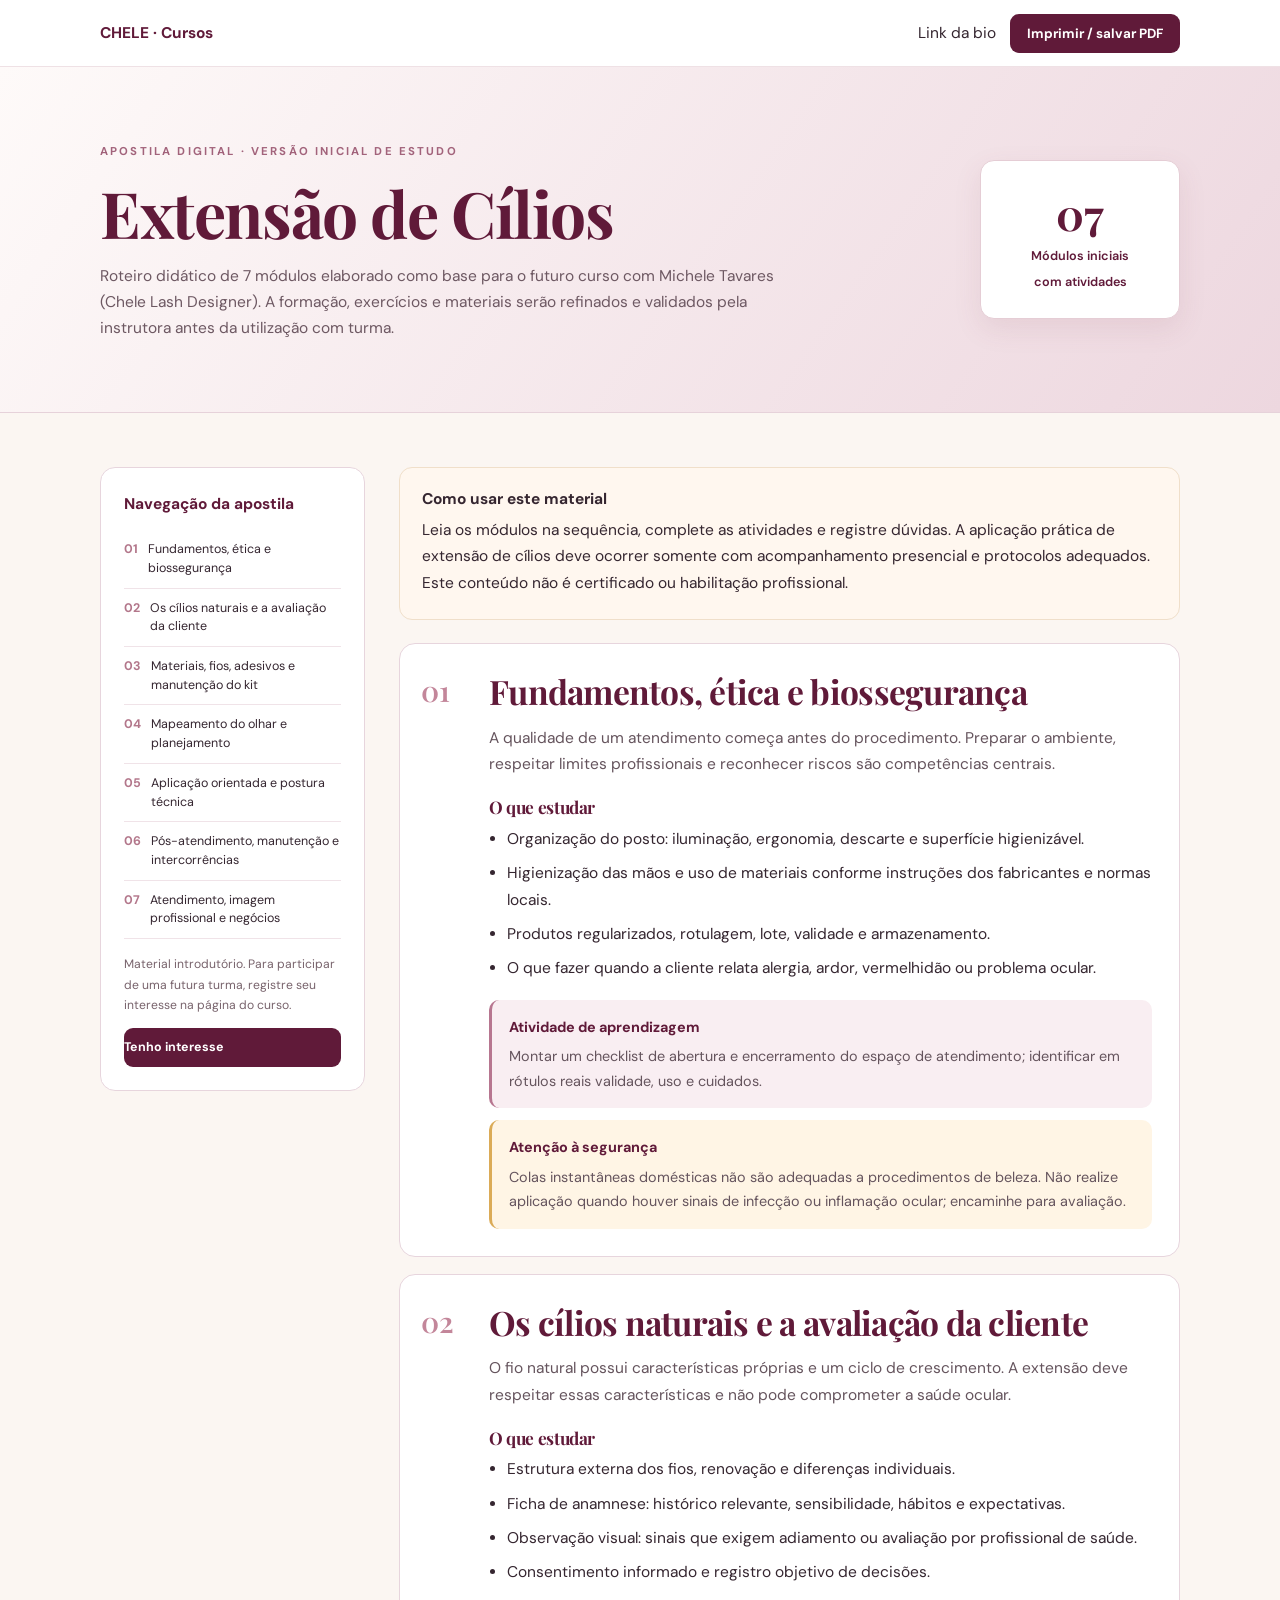
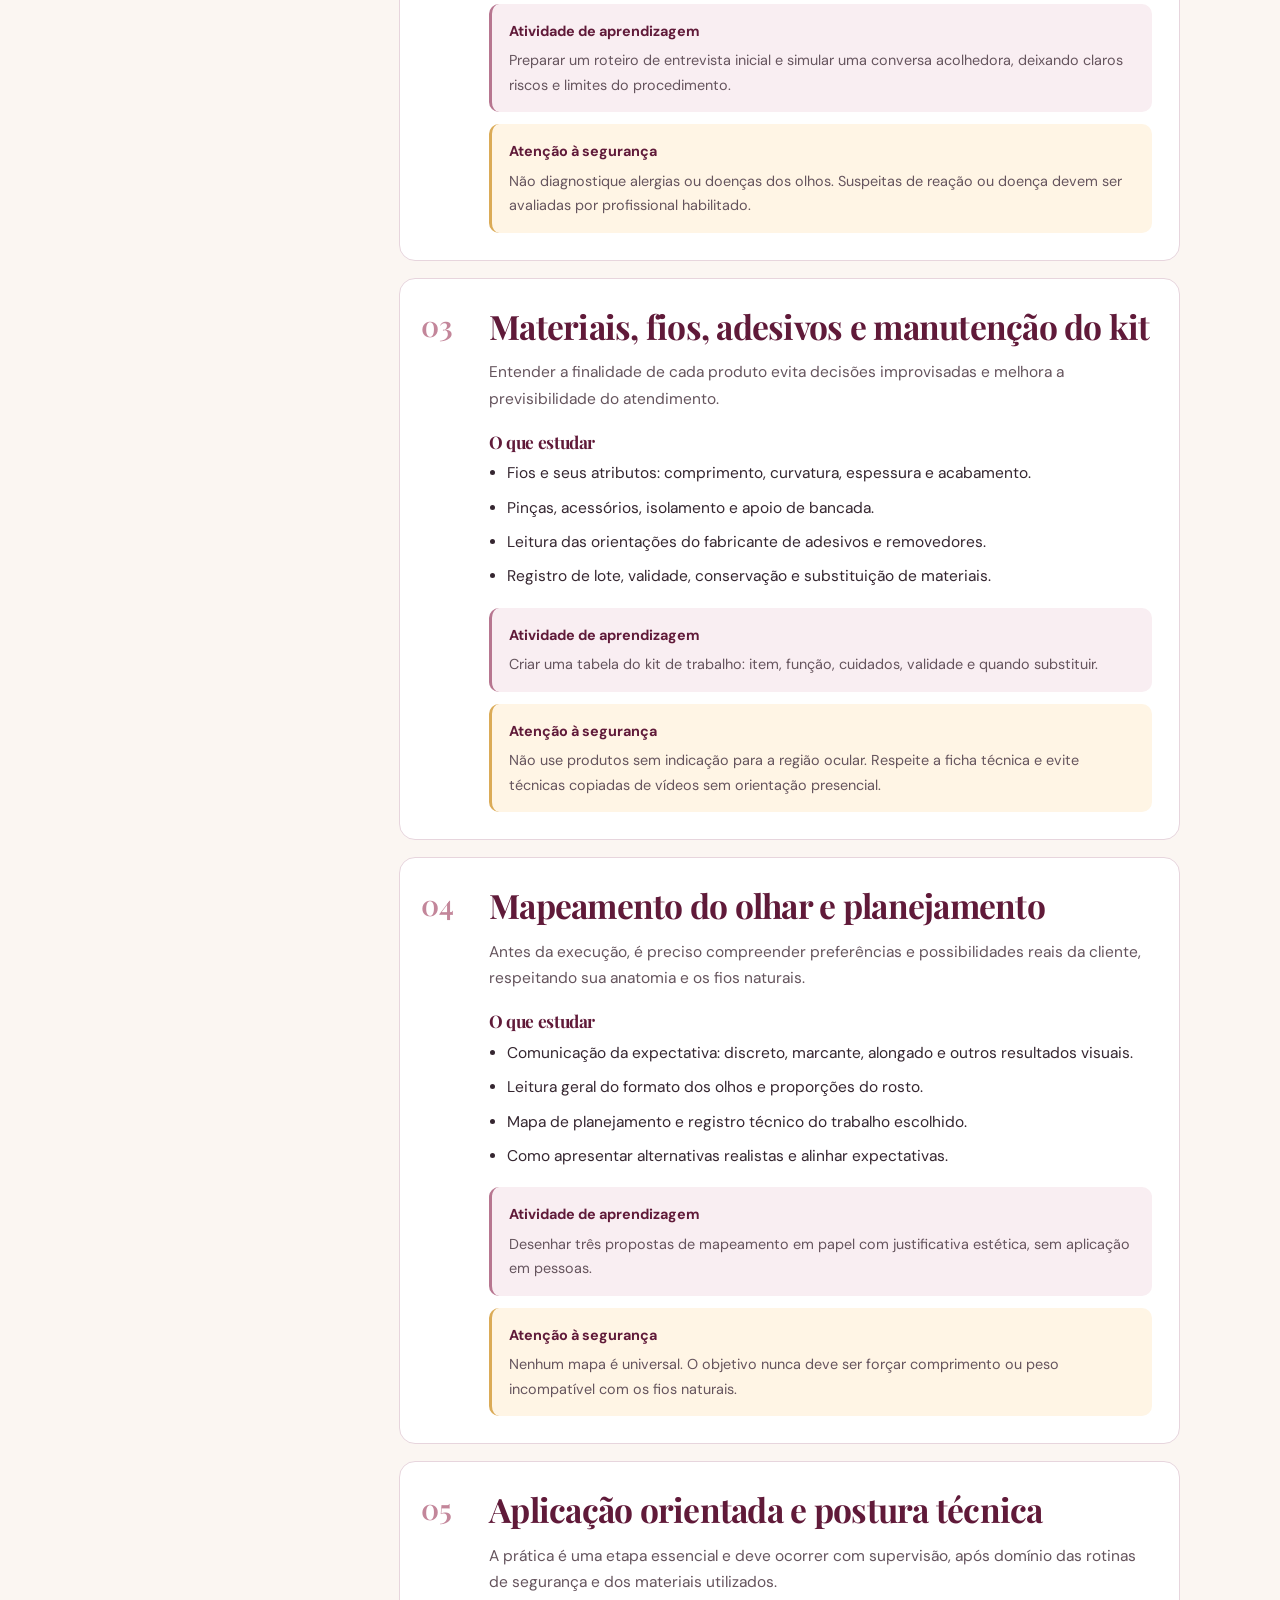
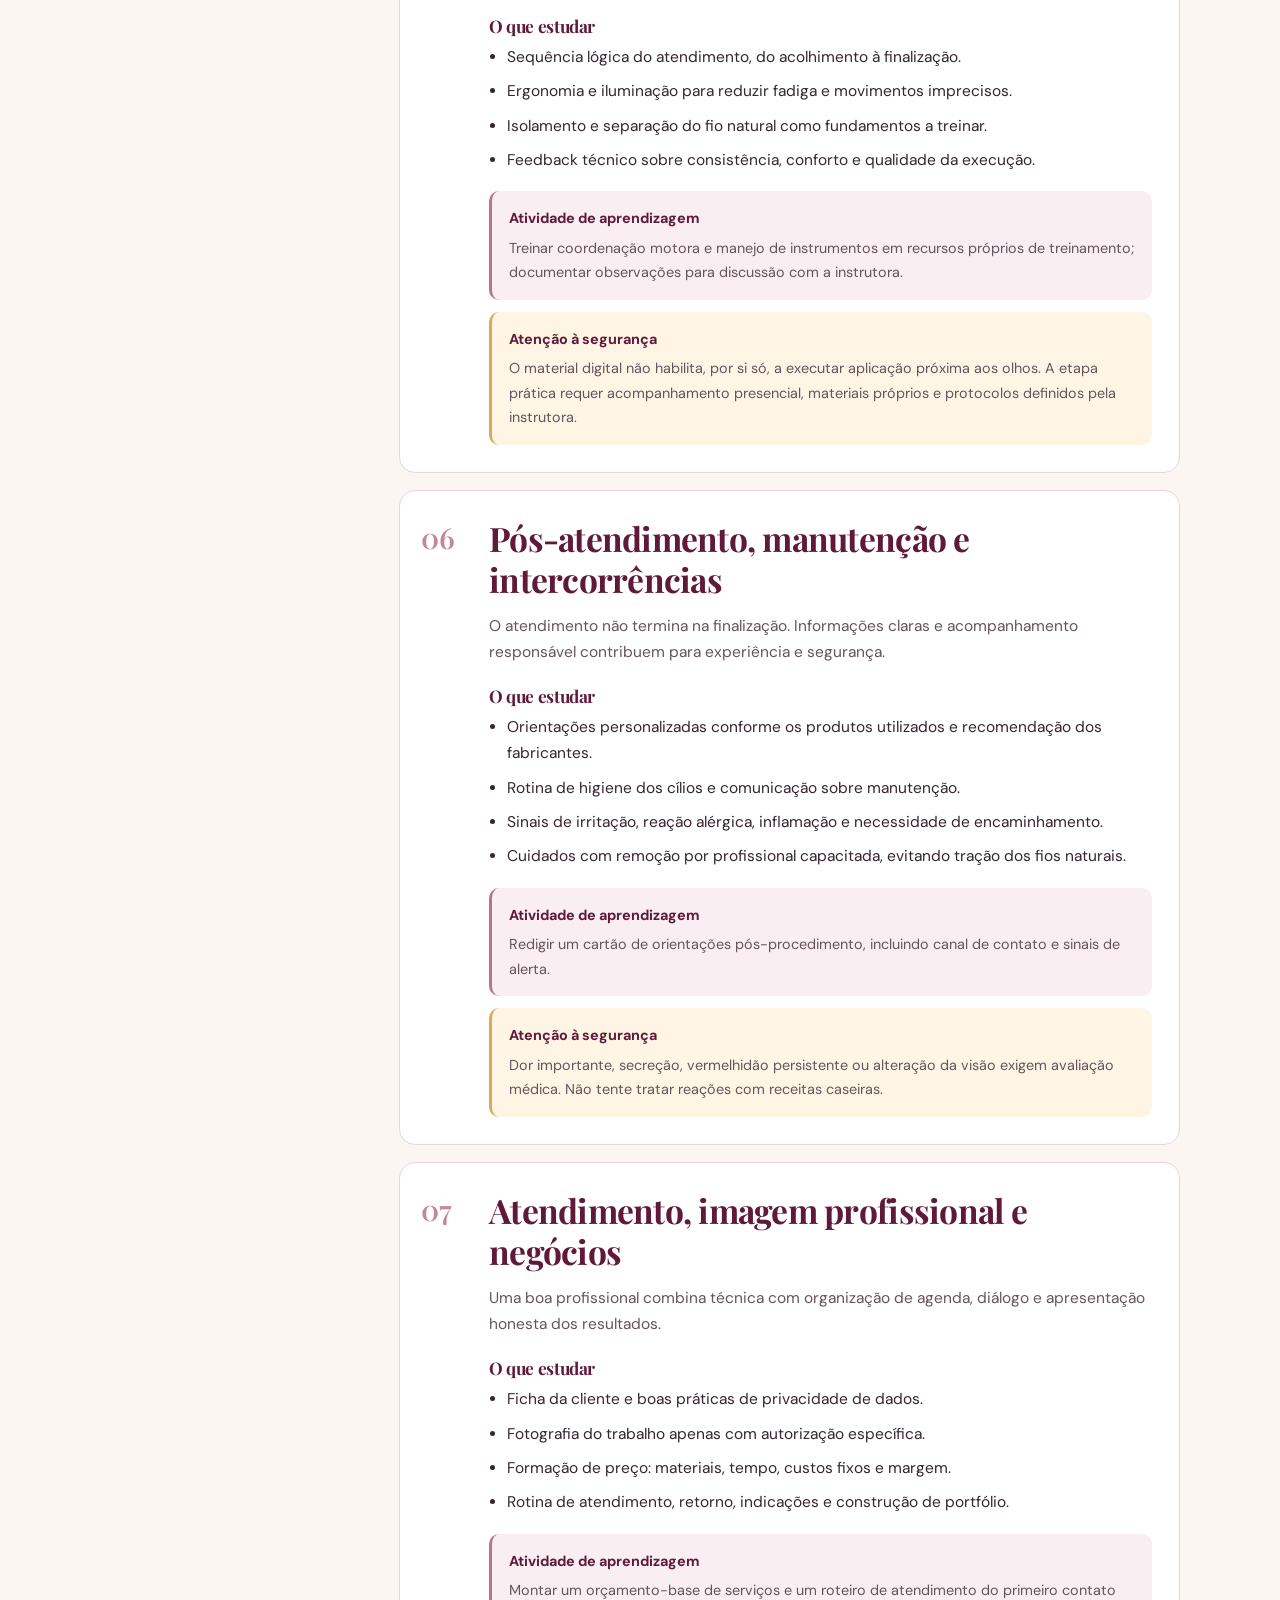
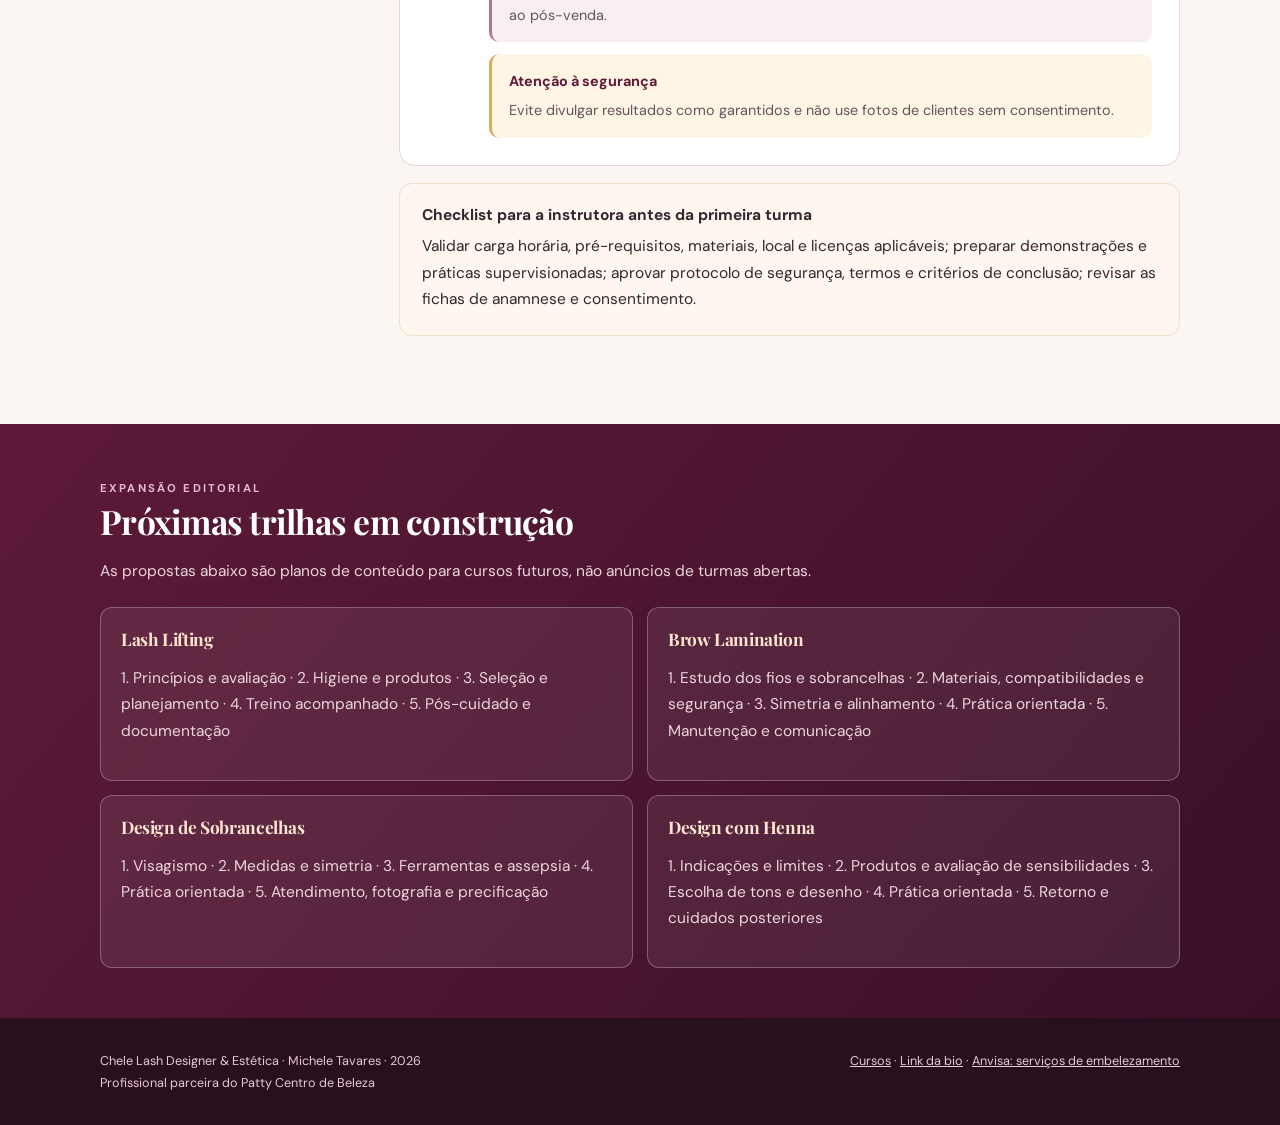
<file: michele/cursos/modulos/index.html>
<!doctype html><html lang="pt-BR"><head>
<meta charset="utf-8"><meta name="viewport" content="width=device-width,initial-scale=1">
<title>Apostila Digital | Módulos de Extensão de Cílios com Chele</title>
<meta name="description" content="Guia digital introdutório dos sete módulos da formação em extensão de cílios com Michele Tavares, Chele Lash Designer. Veja os conteúdos, atividades e trilhas futuras.">
<meta name="robots" content="index,follow"><meta name="theme-color" content="#571832">
<link rel="canonical" href="https://www.pattycentrodebeleza.com.br/michele/cursos/modulos/">
<link href="https://fonts.googleapis.com/css2?family=DM+Sans:wght@400;500;600;700&family=Playfair+Display:wght@500;600;700&display=swap" rel="stylesheet">
<style>
:root{--ink:#352630;--wine:#601a39;--rose:#ad617d;--cream:#fbf6f2;--line:#e7d5dd}*{box-sizing:border-box}
html{scroll-behavior:smooth}body{margin:0;color:var(--ink);background:var(--cream);font:400 15.5px/1.7 "DM Sans",Arial,sans-serif}a{color:inherit;text-decoration:none}
.wrap{max-width:1080px;width:calc(100% - 34px);margin:auto}.top{background:white;border-bottom:1px solid #efe1e5}.top .wrap{display:flex;min-height:66px;align-items:center;justify-content:space-between;gap:15px}
.logo{font-weight:700;color:var(--wine)}.top a.btn{font-size:.8rem}
.btn{display:inline-block;padding:11px 17px;background:var(--wine);color:#fff;border-radius:9px;font-weight:700;text-align:center;cursor:pointer;border:0;font-family:inherit}
.hero{padding:70px 0;background:linear-gradient(125deg,#fefaf9,#edd7df);border-bottom:1px solid #e6d2da}.hero .wrap{display:grid;grid-template-columns:1fr auto;gap:35px;align-items:center}
.eyebrow{font-size:.71rem;color:#a2637b;letter-spacing:.19em;font-weight:700;text-transform:uppercase}
h1,h2,h3{font-family:"Playfair Display",Georgia,serif;line-height:1.24;letter-spacing:-.022em}
h1{font-size:clamp(2.25rem,5vw,4rem);margin:10px 0;color:var(--wine)}h2{font-size:clamp(1.5rem,3vw,2.1rem);color:var(--wine);margin:0 0 12px}h3{font-size:1.08rem;color:var(--wine);margin:19px 0 8px}
.hero p{max-width:680px;color:#6d5862;margin:0}.hero .badge{background:#fff;border:1px solid #e5cdd5;border-radius:14px;padding:23px;min-width:200px;text-align:center;color:var(--wine);box-shadow:0 10px 28px #8c42561a}.badge big{font:700 2.7rem "Playfair Display";display:block}.badge span{font-size:.79rem;font-weight:600}
.main{display:grid;grid-template-columns:265px 1fr;gap:34px;padding:54px 0 65px}.toc{position:sticky;top:18px;align-self:start;background:#fff;border:1px solid var(--line);border-radius:15px;padding:23px}
.toc b{display:block;color:var(--wine);margin-bottom:13px}.toc a{display:flex;gap:10px;border-bottom:1px solid #f0e3e8;padding:10px 0;font-size:.78rem;line-height:1.5}.toc a:last-of-type{border:0}
.toc a span{color:#b3778b;font-weight:700}.note{color:#78636c;font-size:.76rem;margin-top:15px}
.intro{background:#fff7ef;border:1px solid #f0dfca;border-radius:13px;padding:18px 22px;margin-bottom:23px}.intro p{margin:5px 0}
.lesson{display:grid;grid-template-columns:56px 1fr;gap:12px;background:#fff;border:1px solid var(--line);border-radius:16px;margin-bottom:17px;padding:27px 27px 27px 21px;scroll-margin-top:20px}
.n{font:600 1.8rem "Playfair Display";color:#c3869a}.lesson p{color:#65545d;margin:0 0 14px}.lesson ul{padding-left:18px;margin:0 0 18px}.lesson li{margin-bottom:8px}
.practice,.alert{border-radius:10px;padding:15px 17px;margin-top:12px;font-size:.9rem}.practice{background:#f9eef2;border-left:3px solid #b77690}.alert{background:#fff5e5;border-left:3px solid #dbab57}.practice b,.alert b{color:var(--wine)}.practice p,.alert p{margin:5px 0 0}
.extra{background:linear-gradient(130deg,#5d1a38,#3a1027);color:white;padding:50px 0}.extra h2{color:white}.extra p{color:#edd5df}.future{display:grid;grid-template-columns:repeat(2,1fr);gap:14px;margin-top:23px}
.future article{background:#ffffff12;border:1px solid #fff4;padding:20px;border-radius:12px}.future h3{color:#ffe5cf;margin-top:0}
.footer{padding:32px 0;background:#29101e;color:#e9cad5;font-size:.79rem}.footer .wrap{display:flex;gap:20px;justify-content:space-between;flex-wrap:wrap}.footer a{text-decoration:underline}
@media(max-width:750px){.main{display:block;padding:30px 0}.toc{position:static;margin-bottom:20px}.hero{padding:42px 0}.hero .wrap{grid-template-columns:1fr}.hero .badge{min-width:0}.future{grid-template-columns:1fr}}
@media(max-width:540px){.lesson{grid-template-columns:1fr;padding:21px}.n{font-size:1.4rem}.top .wrap{font-size:.82rem}.top a.btn{padding:9px 10px}}
@media print{@page{size:A4;margin:15mm}body{background:#fff;color:#222;font-size:10.5pt}.top,.toc,.btn,.footer{display:none!important}.wrap{width:100%}.hero{padding:0 0 18px;background:none}.hero .wrap{display:block}.hero .badge{display:none}.main{display:block;padding:0}.intro{border:1px solid #ddd}.lesson{page-break-inside:avoid;break-inside:avoid;border:1px solid #ddd;padding:16px;margin-bottom:14px}.extra{background:#fff;color:#222;padding:15px 0}.extra h2,.extra p,.future h3{color:#222}.future article{border:1px solid #ddd;color:#222}.future{display:grid;grid-template-columns:1fr 1fr}a{text-decoration:none}}
</style>
<script>window.dataLayer=window.dataLayer||[];(function(w,d,s,l,i){w[l].push({'gtm.start':new Date().getTime(),event:'gtm.js'});var f=d.getElementsByTagName(s)[0],j=d.createElement(s),dl=l!='dataLayer'?'&l='+l:'';j.async=true;j.src='https://www.googletagmanager.com/gtm.js?id='+i+dl;f.parentNode.insertBefore(j,f)})(window,document,'script','dataLayer','GTM-NKZC9T42');</script>
</head><body>
<header class="top"><div class="wrap"><a href="/michele/cursos/" class="logo">CHELE · Cursos</a><div><a href="/michele/" style="margin-right:14px">Link da bio</a><button class="btn" onclick="window.print()">Imprimir / salvar PDF</button></div></div></header>
<section class="hero"><div class="wrap"><div><span class="eyebrow">Apostila digital · Versão inicial de estudo</span><h1>Extensão de Cílios</h1><p>Roteiro didático de 7 módulos elaborado como base para o futuro curso com Michele Tavares (Chele Lash Designer). A formação, exercícios e materiais serão refinados e validados pela instrutora antes da utilização com turma.</p></div><div class="badge"><big>07</big><span>Módulos iniciais<br>com atividades</span></div></div></section>
<main class="wrap main"><aside class="toc"><b>Navegação da apostila</b><a href="#modulo-01"><span>01</span>Fundamentos, ética e biossegurança</a><a href="#modulo-02"><span>02</span>Os cílios naturais e a avaliação da cliente</a><a href="#modulo-03"><span>03</span>Materiais, fios, adesivos e manutenção do kit</a><a href="#modulo-04"><span>04</span>Mapeamento do olhar e planejamento</a><a href="#modulo-05"><span>05</span>Aplicação orientada e postura técnica</a><a href="#modulo-06"><span>06</span>Pós-atendimento, manutenção e intercorrências</a><a href="#modulo-07"><span>07</span>Atendimento, imagem profissional e negócios</a><p class="note">Material introdutório. Para participar de uma futura turma, registre seu interesse na página do curso.</p><a class="btn" href="/michele/cursos/#inscricao">Tenho interesse</a></aside>
<div class="contents"><div class="intro"><strong>Como usar este material</strong><p>Leia os módulos na sequência, complete as atividades e registre dúvidas. A aplicação prática de extensão de cílios deve ocorrer somente com acompanhamento presencial e protocolos adequados. Este conteúdo não é certificado ou habilitação profissional.</p></div>
<section class="lesson" id="modulo-01"><div class="n">01</div><div class="lesson-body"><h2>Fundamentos, ética e biossegurança</h2><p>A qualidade de um atendimento começa antes do procedimento. Preparar o ambiente, respeitar limites profissionais e reconhecer riscos são competências centrais.</p><h3>O que estudar</h3><ul><li>Organização do posto: iluminação, ergonomia, descarte e superfície higienizável.</li><li>Higienização das mãos e uso de materiais conforme instruções dos fabricantes e normas locais.</li><li>Produtos regularizados, rotulagem, lote, validade e armazenamento.</li><li>O que fazer quando a cliente relata alergia, ardor, vermelhidão ou problema ocular.</li></ul><div class="practice"><b>Atividade de aprendizagem</b><p>Montar um checklist de abertura e encerramento do espaço de atendimento; identificar em rótulos reais validade, uso e cuidados.</p></div><div class="alert"><b>Atenção à segurança</b><p>Colas instantâneas domésticas não são adequadas a procedimentos de beleza. Não realize aplicação quando houver sinais de infecção ou inflamação ocular; encaminhe para avaliação.</p></div></div></section>
<section class="lesson" id="modulo-02"><div class="n">02</div><div class="lesson-body"><h2>Os cílios naturais e a avaliação da cliente</h2><p>O fio natural possui características próprias e um ciclo de crescimento. A extensão deve respeitar essas características e não pode comprometer a saúde ocular.</p><h3>O que estudar</h3><ul><li>Estrutura externa dos fios, renovação e diferenças individuais.</li><li>Ficha de anamnese: histórico relevante, sensibilidade, hábitos e expectativas.</li><li>Observação visual: sinais que exigem adiamento ou avaliação por profissional de saúde.</li><li>Consentimento informado e registro objetivo de decisões.</li></ul><div class="practice"><b>Atividade de aprendizagem</b><p>Preparar um roteiro de entrevista inicial e simular uma conversa acolhedora, deixando claros riscos e limites do procedimento.</p></div><div class="alert"><b>Atenção à segurança</b><p>Não diagnostique alergias ou doenças dos olhos. Suspeitas de reação ou doença devem ser avaliadas por profissional habilitado.</p></div></div></section>
<section class="lesson" id="modulo-03"><div class="n">03</div><div class="lesson-body"><h2>Materiais, fios, adesivos e manutenção do kit</h2><p>Entender a finalidade de cada produto evita decisões improvisadas e melhora a previsibilidade do atendimento.</p><h3>O que estudar</h3><ul><li>Fios e seus atributos: comprimento, curvatura, espessura e acabamento.</li><li>Pinças, acessórios, isolamento e apoio de bancada.</li><li>Leitura das orientações do fabricante de adesivos e removedores.</li><li>Registro de lote, validade, conservação e substituição de materiais.</li></ul><div class="practice"><b>Atividade de aprendizagem</b><p>Criar uma tabela do kit de trabalho: item, função, cuidados, validade e quando substituir.</p></div><div class="alert"><b>Atenção à segurança</b><p>Não use produtos sem indicação para a região ocular. Respeite a ficha técnica e evite técnicas copiadas de vídeos sem orientação presencial.</p></div></div></section>
<section class="lesson" id="modulo-04"><div class="n">04</div><div class="lesson-body"><h2>Mapeamento do olhar e planejamento</h2><p>Antes da execução, é preciso compreender preferências e possibilidades reais da cliente, respeitando sua anatomia e os fios naturais.</p><h3>O que estudar</h3><ul><li>Comunicação da expectativa: discreto, marcante, alongado e outros resultados visuais.</li><li>Leitura geral do formato dos olhos e proporções do rosto.</li><li>Mapa de planejamento e registro técnico do trabalho escolhido.</li><li>Como apresentar alternativas realistas e alinhar expectativas.</li></ul><div class="practice"><b>Atividade de aprendizagem</b><p>Desenhar três propostas de mapeamento em papel com justificativa estética, sem aplicação em pessoas.</p></div><div class="alert"><b>Atenção à segurança</b><p>Nenhum mapa é universal. O objetivo nunca deve ser forçar comprimento ou peso incompatível com os fios naturais.</p></div></div></section>
<section class="lesson" id="modulo-05"><div class="n">05</div><div class="lesson-body"><h2>Aplicação orientada e postura técnica</h2><p>A prática é uma etapa essencial e deve ocorrer com supervisão, após domínio das rotinas de segurança e dos materiais utilizados.</p><h3>O que estudar</h3><ul><li>Sequência lógica do atendimento, do acolhimento à finalização.</li><li>Ergonomia e iluminação para reduzir fadiga e movimentos imprecisos.</li><li>Isolamento e separação do fio natural como fundamentos a treinar.</li><li>Feedback técnico sobre consistência, conforto e qualidade da execução.</li></ul><div class="practice"><b>Atividade de aprendizagem</b><p>Treinar coordenação motora e manejo de instrumentos em recursos próprios de treinamento; documentar observações para discussão com a instrutora.</p></div><div class="alert"><b>Atenção à segurança</b><p>O material digital não habilita, por si só, a executar aplicação próxima aos olhos. A etapa prática requer acompanhamento presencial, materiais próprios e protocolos definidos pela instrutora.</p></div></div></section>
<section class="lesson" id="modulo-06"><div class="n">06</div><div class="lesson-body"><h2>Pós-atendimento, manutenção e intercorrências</h2><p>O atendimento não termina na finalização. Informações claras e acompanhamento responsável contribuem para experiência e segurança.</p><h3>O que estudar</h3><ul><li>Orientações personalizadas conforme os produtos utilizados e recomendação dos fabricantes.</li><li>Rotina de higiene dos cílios e comunicação sobre manutenção.</li><li>Sinais de irritação, reação alérgica, inflamação e necessidade de encaminhamento.</li><li>Cuidados com remoção por profissional capacitada, evitando tração dos fios naturais.</li></ul><div class="practice"><b>Atividade de aprendizagem</b><p>Redigir um cartão de orientações pós-procedimento, incluindo canal de contato e sinais de alerta.</p></div><div class="alert"><b>Atenção à segurança</b><p>Dor importante, secreção, vermelhidão persistente ou alteração da visão exigem avaliação médica. Não tente tratar reações com receitas caseiras.</p></div></div></section>
<section class="lesson" id="modulo-07"><div class="n">07</div><div class="lesson-body"><h2>Atendimento, imagem profissional e negócios</h2><p>Uma boa profissional combina técnica com organização de agenda, diálogo e apresentação honesta dos resultados.</p><h3>O que estudar</h3><ul><li>Ficha da cliente e boas práticas de privacidade de dados.</li><li>Fotografia do trabalho apenas com autorização específica.</li><li>Formação de preço: materiais, tempo, custos fixos e margem.</li><li>Rotina de atendimento, retorno, indicações e construção de portfólio.</li></ul><div class="practice"><b>Atividade de aprendizagem</b><p>Montar um orçamento-base de serviços e um roteiro de atendimento do primeiro contato ao pós-venda.</p></div><div class="alert"><b>Atenção à segurança</b><p>Evite divulgar resultados como garantidos e não use fotos de clientes sem consentimento.</p></div></div></section><div class="intro"><strong>Checklist para a instrutora antes da primeira turma</strong><p>Validar carga horária, pré-requisitos, materiais, local e licenças aplicáveis; preparar demonstrações e práticas supervisionadas; aprovar protocolo de segurança, termos e critérios de conclusão; revisar as fichas de anamnese e consentimento.</p></div></div></main>
<section class="extra"><div class="wrap"><span class="eyebrow" style="color:#e5bad0">Expansão editorial</span><h2>Próximas trilhas em construção</h2><p>As propostas abaixo são planos de conteúdo para cursos futuros, não anúncios de turmas abertas.</p><div class="future">
<article><h3>Lash Lifting</h3><p>1. Princípios e avaliação · 2. Higiene e produtos · 3. Seleção e planejamento · 4. Treino acompanhado · 5. Pós-cuidado e documentação</p></article>
<article><h3>Brow Lamination</h3><p>1. Estudo dos fios e sobrancelhas · 2. Materiais, compatibilidades e segurança · 3. Simetria e alinhamento · 4. Prática orientada · 5. Manutenção e comunicação</p></article>
<article><h3>Design de Sobrancelhas</h3><p>1. Visagismo · 2. Medidas e simetria · 3. Ferramentas e assepsia · 4. Prática orientada · 5. Atendimento, fotografia e precificação</p></article>
<article><h3>Design com Henna</h3><p>1. Indicações e limites · 2. Produtos e avaliação de sensibilidades · 3. Escolha de tons e desenho · 4. Prática orientada · 5. Retorno e cuidados posteriores</p></article>
</div></div></section><footer class="footer"><div class="wrap"><div>Chele Lash Designer & Estética · Michele Tavares · 2026<br>Profissional parceira do Patty Centro de Beleza</div><div><a href="/michele/cursos/">Cursos</a> · <a href="/michele/">Link da bio</a> · <a href="https://www.gov.br/anvisa/pt-br/acessoainformacao/perguntasfrequentes/servicos-de-saude/servicos-de-embelezamento/" target="_blank" rel="noopener">Anvisa: serviços de embelezamento</a></div></div></footer>
</body></html>
</file>
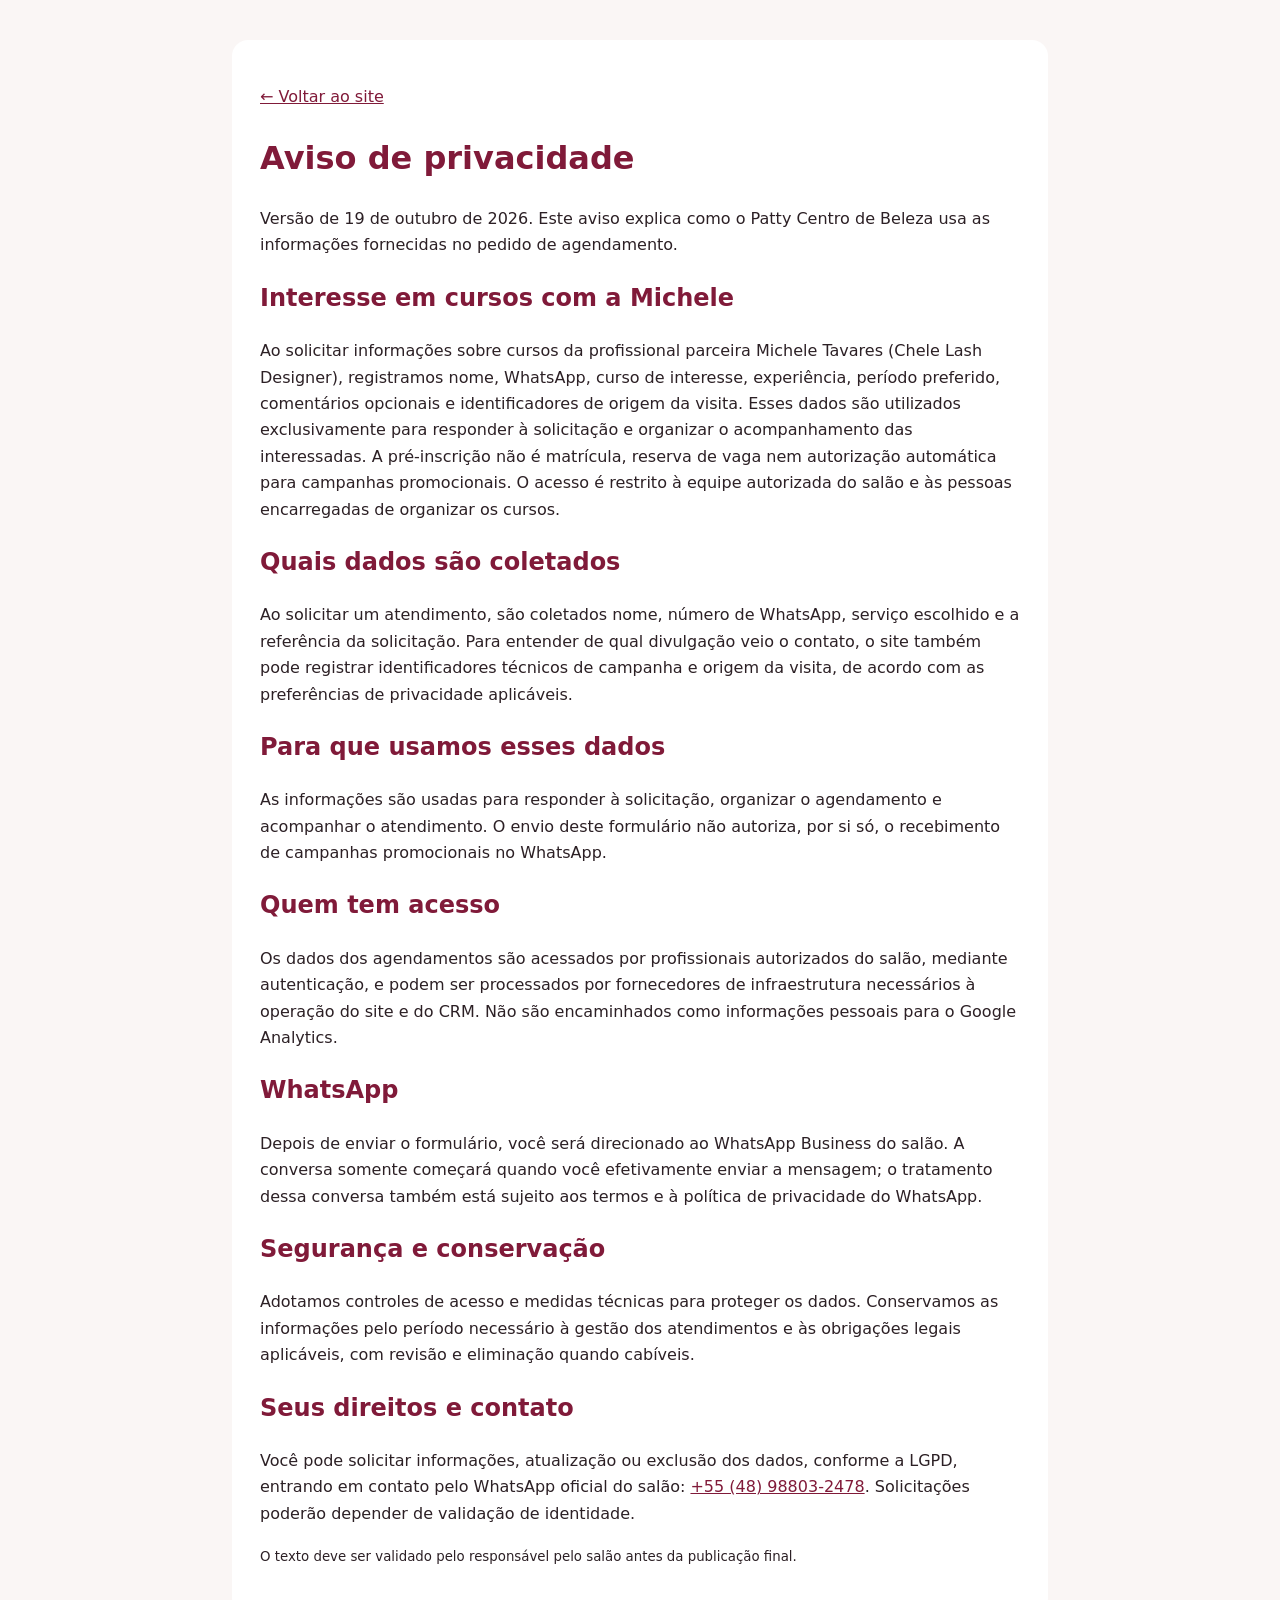
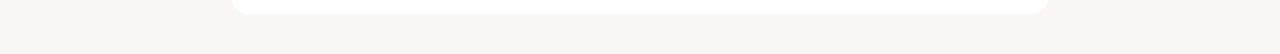
<file: privacidade.html>
<!doctype html>
<html lang="pt-BR"><head><meta charset="utf-8"><meta name="viewport" content="width=device-width,initial-scale=1">
<meta name="robots" content="index,follow"><title>Aviso de Privacidade | Patty Centro de Beleza</title>
<style>body{font:16px/1.65 system-ui,Arial;color:#2c2025;background:#faf6f5;margin:0}main{max-width:760px;margin:40px auto;padding:28px;background:#fff;border-radius:16px}h1,h2{color:#801a39}a{color:#801a39}@media(max-width:780px){main{margin:0;border-radius:0}}</style></head>
<body><main><p><a href="/">← Voltar ao site</a></p><h1>Aviso de privacidade</h1>
<p>Versão de 19 de outubro de 2026. Este aviso explica como o Patty Centro de Beleza usa as informações fornecidas no pedido de agendamento.</p>
<h2>Interesse em cursos com a Michele</h2><p>Ao solicitar informações sobre cursos da profissional parceira Michele Tavares (Chele Lash Designer), registramos nome, WhatsApp, curso de interesse, experiência, período preferido, comentários opcionais e identificadores de origem da visita. Esses dados são utilizados exclusivamente para responder à solicitação e organizar o acompanhamento das interessadas. A pré-inscrição não é matrícula, reserva de vaga nem autorização automática para campanhas promocionais. O acesso é restrito à equipe autorizada do salão e às pessoas encarregadas de organizar os cursos.</p><h2>Quais dados são coletados</h2>
<p>Ao solicitar um atendimento, são coletados nome, número de WhatsApp, serviço escolhido e a referência da solicitação. Para entender de qual divulgação veio o contato, o site também pode registrar identificadores técnicos de campanha e origem da visita, de acordo com as preferências de privacidade aplicáveis.</p>
<h2>Para que usamos esses dados</h2>
<p>As informações são usadas para responder à solicitação, organizar o agendamento e acompanhar o atendimento. O envio deste formulário não autoriza, por si só, o recebimento de campanhas promocionais no WhatsApp.</p>
<h2>Quem tem acesso</h2>
<p>Os dados dos agendamentos são acessados por profissionais autorizados do salão, mediante autenticação, e podem ser processados por fornecedores de infraestrutura necessários à operação do site e do CRM. Não são encaminhados como informações pessoais para o Google Analytics.</p>
<h2>WhatsApp</h2>
<p>Depois de enviar o formulário, você será direcionado ao WhatsApp Business do salão. A conversa somente começará quando você efetivamente enviar a mensagem; o tratamento dessa conversa também está sujeito aos termos e à política de privacidade do WhatsApp.</p>
<h2>Segurança e conservação</h2>
<p>Adotamos controles de acesso e medidas técnicas para proteger os dados. Conservamos as informações pelo período necessário à gestão dos atendimentos e às obrigações legais aplicáveis, com revisão e eliminação quando cabíveis.</p>
<h2>Seus direitos e contato</h2>
<p>Você pode solicitar informações, atualização ou exclusão dos dados, conforme a LGPD, entrando em contato pelo WhatsApp oficial do salão: <a href="https://wa.me/5548988032478" rel="noopener noreferrer">+55 (48) 98803-2478</a>. Solicitações poderão depender de validação de identidade.</p>
<p><small>O texto deve ser validado pelo responsável pelo salão antes da publicação final.</small></p></main></body></html>
</file>
